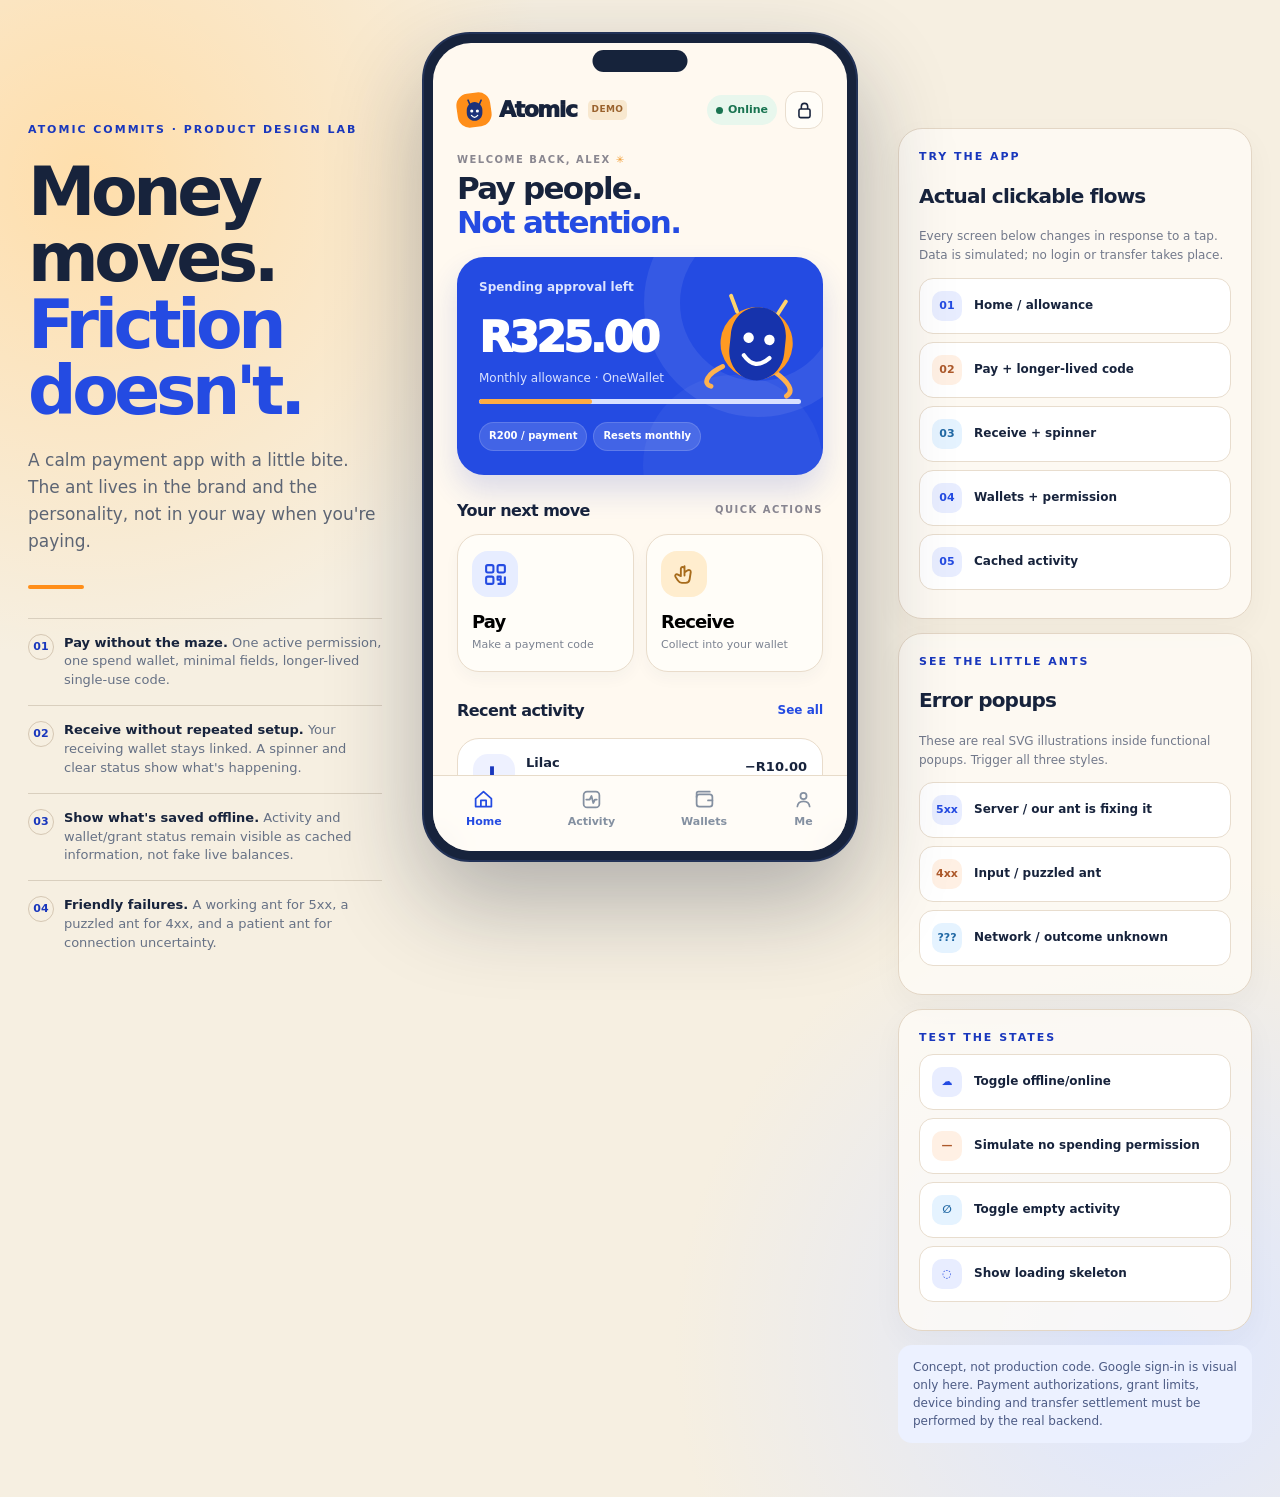
<file: docs/atomic_commits_v10_interactive.html>
<!doctype html>
<html lang="en">
<head>
  <meta charset="utf-8"/>
  <meta name="viewport" content="width=device-width, initial-scale=1"/>
  <meta name="theme-color" content="#F6EFE1"/>
  <meta name="description" content="Atomic Commits interactive V10 UI concept — product prototype only."/>
  <title>Atomic — Interactive UI Concept V10</title>
  <link rel="icon" type="image/svg+xml" href="data:image/svg+xml,%3Csvg%20xmlns%3D%22http%3A%2F%2Fwww.w3.org%2F2000%2Fsvg%22%20viewBox%3D%220%200%2064%2064%22%3E%3Ccircle%20cx%3D%2232%22%20cy%3D%2232%22%20r%3D%2230%22%20fill%3D%22%23EF702C%22%2F%3E%3Cg%20transform%3D%22rotate(-8%2032%2032)%22%3E%3Cpath%20d%3D%22M24%2025%2018%2014M40%2025%2046%2014%22%20fill%3D%22none%22%20stroke%3D%22%23102B62%22%20stroke-width%3D%224.2%22%20stroke-linecap%3D%22round%22%2F%3E%3Ccircle%20cx%3D%2217%22%20cy%3D%2213%22%20r%3D%223%22%20fill%3D%22%23102B62%22%2F%3E%3Ccircle%20cx%3D%2247%22%20cy%3D%2213%22%20r%3D%223%22%20fill%3D%22%23102B62%22%2F%3E%3Cpath%20d%3D%22M13%2038c0-13%208-21%2019-21s19%208%2019%2021c0%2012-8%2018-19%2018s-19-6-19-18Z%22%20fill%3D%22%23123F96%22%2F%3E%3Cellipse%20cx%3D%2225%22%20cy%3D%2236%22%20rx%3D%223.8%22%20ry%3D%225%22%20fill%3D%22%23FFF8E9%22%2F%3E%3Cellipse%20cx%3D%2239%22%20cy%3D%2236%22%20rx%3D%223.8%22%20ry%3D%225%22%20fill%3D%22%23FFF8E9%22%2F%3E%3Cpath%20d%3D%22M27%2046q5%204%2010-1%22%20fill%3D%22none%22%20stroke%3D%22%23FFF8E9%22%20stroke-width%3D%222.8%22%20stroke-linecap%3D%22round%22%2F%3E%3C%2Fg%3E%3C%2Fsvg%3E"/>
  <style>
    :root{--cream:#F6EFE1;--cream2:#FFF9F0;--paper:#FFFCF7;--navy:#17233C;--muted:#7C8391;--cobalt:#244BE2;--deep:#1937BD;--orange:#FF8E19;--softorange:#FFF0D8;--border:#E9DECF;--green:#13845E;--red:#B94442;--shadow:0 26px 68px rgba(25,37,65,.16);--ease:cubic-bezier(.2,.8,.2,1)}
    *{box-sizing:border-box}html,body{margin:0;min-height:100%;background:var(--cream);color:var(--navy)}body{font:15px/1.45 Inter,ui-sans-serif,system-ui,-apple-system,Segoe UI,Roboto,Arial,sans-serif;background:radial-gradient(circle at 7% 12%,#FFDEAB 0,transparent 27%),radial-gradient(circle at 90% 90%,#DDE6FF 0,transparent 27%),var(--cream)}button,input,select{font:inherit}button{cursor:pointer}button:focus-visible,input:focus-visible,select:focus-visible{outline:3px solid #93A9FF;outline-offset:3px}input,select{color:var(--navy)}
    .display{max-width:1390px;margin:auto;padding:32px 28px 54px;display:grid;grid-template-columns:minmax(240px,1fr) 436px minmax(250px,1fr);gap:40px;align-items:start}.prelude{padding:90px 0 20px}.eyebrow{color:var(--deep);text-transform:uppercase;font-size:11px;font-weight:900;letter-spacing:.18em}.prelude h1{font-size:clamp(45px,5.3vw,72px);line-height:.98;letter-spacing:-.065em;margin:21px 0 22px;max-width:580px}.prelude h1 span{color:var(--cobalt)}.prelude p{font-size:17px;color:#5D6574;max-width:350px;line-height:1.6}.prelude .line{width:56px;height:4px;background:var(--orange);border-radius:9px;margin:29px 0}.note{display:flex;gap:10px;align-items:flex-start;border-top:1px solid #D9CFBE;padding:15px 0;font-size:13px;color:#667185}.note strong{color:var(--navy)}.number{flex:0 0 26px;height:26px;border:1px solid #D5C7B3;border-radius:50%;display:grid;place-items:center;font-weight:850;font-size:11px;color:var(--deep)}
    .phone-outer{position:relative;margin:0 auto;width:436px;border-radius:48px;padding:9px;background:#17233C;box-shadow:0 40px 94px rgba(21,32,51,.31);border:2px solid #223257}.phone-outer:before{content:"";position:absolute;z-index:3;left:50%;top:16px;transform:translateX(-50%);width:95px;height:22px;border-radius:14px;background:#16233b}.phone{background:var(--cream2);border-radius:38px;min-height:800px;height:808px;overflow:hidden;position:relative;display:flex;flex-direction:column}.viewport{flex:1;overflow:auto;scrollbar-width:none;padding:46px 24px 20px}.viewport::-webkit-scrollbar{display:none}.bottomnav{display:flex;justify-content:space-around;align-items:center;flex:0 0 76px;border-top:1px solid #E7DBC9;background:rgba(255,252,247,.95);backdrop-filter:blur(12px);padding-bottom:8px}.bottomnav button{display:flex;flex-direction:column;gap:4px;align-items:center;justify-content:center;border:0;background:transparent;color:#8490A1;font-size:11px;font-weight:700;padding:10px 15px;border-radius:18px}.bottomnav button.active{color:var(--cobalt)}.bottomnav svg{width:21px;height:21px;stroke-width:2.2}.hide{display:none!important}
    .app-header{display:flex;align-items:center;justify-content:space-between;margin:2px 0 24px}.brand{display:flex;align-items:center;gap:8px;font-size:22px;font-weight:940;letter-spacing:-.065em}.mark{width:34px;height:34px;background:var(--orange);border-radius:12px;display:grid;place-items:center;transform:rotate(-8deg)}.mark svg{width:25px;height:25px;transform:rotate(8deg)}.head-right{display:flex;align-items:center;gap:8px}.mini-icon{border:1px solid var(--border);background:#FFFDF8;border-radius:13px;width:38px;height:38px;display:grid;place-items:center;color:var(--navy)}.mini-icon svg{width:19px;height:19px}.connection{display:inline-flex;align-items:center;gap:5px;background:#E8F7ED;color:#197451;border-radius:999px;padding:7px 9px;font-size:11px;font-weight:800}.connection.offline{color:#8A6531;background:#FFEDCB}.connection:before{content:"";width:7px;height:7px;border-radius:50%;background:currentColor}
    .tinycaps{font-size:10px;text-transform:uppercase;letter-spacing:.15em;font-weight:900;color:#8A8790}.greeting{font-size:31px;letter-spacing:-.055em;line-height:1.12;font-weight:890;margin:3px 0 17px}.greeting i{font-style:normal;color:var(--cobalt)}.muted{color:#72798A}.small{font-size:12px}.line-title{font-size:12px;letter-spacing:.04em;font-weight:800}.hero{background:var(--cobalt);color:white;border-radius:27px;position:relative;overflow:hidden;min-height:218px;padding:22px 22px 20px;box-shadow:0 16px 30px rgba(28,65,191,.16)}.hero .blob{position:absolute;right:-49px;top:-68px;width:228px;height:228px;border:36px solid rgba(255,255,255,.08);border-radius:50%}.hero .orb{position:absolute;right:0;bottom:-80px;width:180px;height:180px;border-radius:50%;background:rgba(255,255,255,.045)}.hero .value{font-size:43px;font-weight:930;letter-spacing:-.07em;margin:10px 0 1px}.hero .caption{font-size:12px;color:#D8E1FF}.hero .labels{display:flex;gap:6px;margin-top:18px;flex-wrap:wrap}.hero .label{background:rgba(255,255,255,.14);border:1px solid rgba(255,255,255,.15);padding:6px 9px;border-radius:999px;font-size:10px;font-weight:770}.hero-ant{position:absolute;width:95px;height:113px;right:21px;top:32px;transform:rotate(6deg)}.progress-track{height:5px;width:100%;background:#D8E0FF;border-radius:10px;overflow:hidden;margin-top:12px}.progress-track>span{display:block;width:35%;height:100%;background:#FFAC43;border-radius:10px}.section-row{display:flex;justify-content:space-between;align-items:center;margin:24px 0 12px}.section-row h3{margin:0;font-size:16px;letter-spacing:-.035em}.linkbtn{color:var(--cobalt);font-size:12px;font-weight:850;background:none;border:none;padding:6px 0}.actiongrid{display:grid;grid-template-columns:1fr 1fr;gap:12px}.actioncard{background:#FFFDF8;border:1px solid #E9DCCB;border-radius:22px;padding:16px 14px;display:flex;flex-direction:column;align-items:flex-start;gap:12px;min-height:138px;text-align:left;box-shadow:0 7px 15px rgba(24,45,77,.035)}.actioncard .iconbox{width:46px;height:46px;border-radius:16px;background:#E7EDFF;color:var(--cobalt);display:grid;place-items:center}.actioncard.orange .iconbox{background:#FFEDCE;color:#A76B1B}.actioncard .iconbox svg{width:25px;height:25px}.actioncard strong{font-size:18px;letter-spacing:-.05em}.actioncard small{font-size:11px;color:var(--muted);margin-top:-10px}.listcard{background:white;border:1px solid #E9DCCB;border-radius:22px;overflow:hidden}.tx{display:flex;align-items:center;gap:11px;padding:15px 15px;border-bottom:1px solid #F1E9DE}.tx:last-child{border-bottom:0}.txicon{display:grid;place-items:center;flex:0 0 42px;height:42px;background:#EEF1FF;color:var(--deep);border-radius:15px;font-weight:950;font-size:17px}.txicon.receive{background:#FFF0D9;color:#AA6B25}.txinfo{flex:1;min-width:0}.txinfo strong{display:block;font-size:13px}.txinfo small{font-size:11px;color:var(--muted)}.txamt{text-align:right;font-size:13px;font-weight:900}.txamt small{display:block;font-size:10px;color:var(--green);font-weight:750}.offlinenote{display:flex;gap:7px;align-items:flex-start;background:#FFF0D3;border:1px solid #F7DFB4;color:#8A5B23;border-radius:15px;padding:10px 12px;font-size:11px;line-height:1.35;margin-top:12px}
    .screen-head{margin:0 0 26px}.screen-head h2{margin:7px 0 6px;font-size:35px;letter-spacing:-.065em;line-height:1.05}.screen-head p{color:var(--muted);margin:0;font-size:13px;line-height:1.5}.field{display:flex;flex-direction:column;gap:8px;margin:17px 0}.field label{font-size:12px;font-weight:850;color:#5B6071}.field input,.field select{width:100%;padding:16px 16px;border-radius:17px;border:1px solid #E4D7C7;background:white;outline:none;min-height:56px;font-size:16px;font-weight:700}.field .amount{font-size:29px;letter-spacing:-.04em;min-height:68px}.seg{display:flex;gap:7px}.seg button{flex:1;background:#FFFDF9;color:#657184;border:1px solid #E7DDCF;padding:12px 6px;border-radius:14px;font-size:12px;font-weight:800}.seg button.selected{background:var(--cobalt);color:white;border-color:var(--cobalt)}.primary{background:var(--cobalt);color:white;font-size:15px;font-weight:900;border:0;padding:15px 20px;border-radius:17px;min-height:55px;display:flex;align-items:center;justify-content:center;gap:10px;box-shadow:0 12px 22px rgba(35,70,185,.17)}.primary:disabled{opacity:.5;cursor:default}.ghost{border:1px solid #E7DDCE;background:#FFFDF8;padding:13px 16px;font-weight:850;border-radius:15px;color:var(--navy)}.flex{display:flex;gap:9px}.flex>*{flex:1}.footdesc{font-size:11px;color:#8790A0;text-align:center;line-height:1.55;margin:12px 0}.inline-status{display:flex;align-items:center;gap:8px;color:var(--green);font-size:12px;font-weight:850}.inline-status .check{width:17px;height:17px;border-radius:50%;background:#DCF5E7;display:grid;place-items:center}.hint{background:#FFF3DF;border:1px solid #F2DCB6;border-radius:16px;padding:12px;font-size:12px;color:#795E39;display:flex;gap:9px;align-items:flex-start;margin-top:12px}.spinner{width:19px;height:19px;display:inline-block;flex:0 0 19px;border:2px solid rgba(255,255,255,.28);border-top-color:white;border-radius:50%;animation:rotate .75s linear infinite}.spinner.dark{border-color:#C6D0FF;border-top-color:var(--cobalt)}@keyframes rotate{to{transform:rotate(360deg)}}.code-stage{padding:15px;background:white;border:1px solid var(--border);border-radius:21px;text-align:center;margin:16px 0}.qr{display:inline-block;width:174px;height:174px;padding:10px;border:6px solid var(--navy);border-radius:14px;background:repeating-linear-gradient(0deg,#fff 0 6px,#17233C 6px 11px,#fff 11px 16px),repeating-linear-gradient(90deg,transparent 0 8px,rgba(23,35,60,.3) 8px 11px);background-blend-mode:difference;position:relative}.qr:after{content:"A";font-weight:950;position:absolute;left:53px;top:58px;background:var(--orange);border:6px solid white;border-radius:14px;width:47px;height:47px;display:grid;place-items:center;font-size:24px;color:var(--blue)}.mono{font-family:ui-monospace,SFMono-Regular,Consolas,monospace;letter-spacing:.05em;font-weight:920}.receipt{padding:24px 18px;background:white;border:1px solid #E8DFD3;border-radius:22px;text-align:center;margin-top:18px}.receipt .seal{width:64px;height:64px;background:#DFF7E9;border-radius:21px;margin:auto auto 15px;display:grid;place-items:center;color:#148250}.receipt h3{margin:0 0 6px;font-size:25px;letter-spacing:-.055em}.receipt .amountbig{font-size:42px;font-weight:930;letter-spacing:-.06em;margin:13px 0}.receipt small{font-size:12px;color:#7D8695}.detailrow{display:flex;align-items:center;justify-content:space-between;gap:8px;padding:10px 0;border-bottom:1px solid #EEE7DD;font-size:12px}.detailrow:last-child{border-bottom:0}.detailrow span{color:var(--muted)}.detailrow strong{text-align:right}.listrow{display:flex;align-items:center;gap:11px;padding:16px;background:white;border:1px solid var(--border);border-radius:19px;margin:11px 0}.listrow .walleticon{width:45px;height:45px;border-radius:16px;background:#ECF0FF;color:var(--cobalt);display:grid;place-items:center;font-weight:900}.listrow .walletinfo{flex:1}.listrow .walletinfo strong{display:block;font-size:14px}.listrow .walletinfo small{font-size:11px;color:var(--muted)}.pill{font-size:10px;font-weight:850;padding:6px 9px;border-radius:999px;color:var(--green);background:#E6F7EC}.toggle{display:flex;align-items:center;justify-content:space-between;padding:16px 0;border-bottom:1px solid #ECE2D6;font-weight:800}.toggle span{display:block;font-size:12px;color:var(--muted);font-weight:500}.switch{width:43px;height:25px;border-radius:30px;background:#D4D8E2;border:0;position:relative;flex:0 0 43px}.switch:after{content:"";width:19px;height:19px;position:absolute;left:3px;top:3px;border-radius:50%;background:#fff;transition:transform .15s}.switch.on{background:var(--cobalt)}.switch.on:after{transform:translateX(18px)}
    .empty{text-align:center;padding:35px 12px;color:#7A8090}.empty .ant-wrap{height:136px;margin-bottom:6px}.empty h3{margin:0;font-size:23px;letter-spacing:-.04em;color:var(--navy)}.empty p{font-size:12px;line-height:1.6}.right-rail{padding-top:96px}.right-rail h2{font-size:20px;letter-spacing:-.04em}.sidecard{background:rgba(255,253,248,.77);border:1px solid #E3D6C5;border-radius:24px;padding:20px;margin-bottom:14px;box-shadow:0 10px 30px rgba(44,40,48,.04)}.sidecard p{color:#72798B;font-size:12px;line-height:1.6}.toolbtn{display:flex;gap:12px;align-items:center;width:100%;border:1px solid #E8DDCE;border-radius:14px;padding:12px;background:white;text-align:left;color:var(--navy);font-weight:800;font-size:12px;margin:8px 0}.toolbtn .bullet{display:grid;place-items:center;width:30px;height:30px;border-radius:10px;background:#E8EDFF;color:var(--cobalt);font-size:11px;font-weight:900}.toolbtn:nth-of-type(2) .bullet{background:#FFF0E4;color:#AD592B}.toolbtn:nth-of-type(3) .bullet{background:#E5F3FF;color:#2269A5}.plainlink{color:var(--cobalt);font-weight:850;text-decoration:none;font-size:12px}.legend{padding:13px 15px;border-radius:14px;background:#ECF1FF;color:#4C5B85;font-size:12px;line-height:1.5}
    .shade{position:absolute;z-index:18;inset:0;background:rgba(18,29,49,.43);backdrop-filter:blur(6px);display:flex;align-items:center;justify-content:center;padding:22px;animation:fade .2s ease}@keyframes fade{from{opacity:0}to{opacity:1}}.modal{background:var(--paper);border-radius:27px;padding:25px 22px;width:100%;box-shadow:0 24px 70px rgba(15,27,47,.2);max-height:89%;overflow-y:auto;animation:rise .25s var(--ease)}@keyframes rise{from{transform:translateY(12px);opacity:.7}to{transform:translateY(0);opacity:1}}.modal h2{font-size:25px;line-height:1.13;letter-spacing:-.055em;margin:4px 0 10px}.modal p{font-size:13px;color:#737C8A;line-height:1.55}.modal .close{float:right;background:#F4EFE7;color:#646D7C;border:0;width:34px;height:34px;border-radius:12px;display:grid;place-items:center}.modal .close svg{width:18px;height:18px}.error-ant{height:148px;display:grid;place-items:center}.error-ant svg{width:180px;height:143px}.error-type{display:inline-block;padding:6px 9px;border-radius:10px;background:#EAF0FF;color:var(--deep);font-size:10px;letter-spacing:.12em;font-weight:900}.status-strip{display:flex;align-items:center;gap:9px;font-size:11px;color:#768092;padding:10px;background:#F4F5F7;border-radius:13px;margin:16px 0}.status-strip svg{width:18px;height:18px;flex:0 0 18px}.loadingoverlay{position:absolute;z-index:15;inset:0;background:rgba(255,250,241,.93);display:flex;align-items:center;justify-content:center;flex-direction:column;gap:15px;text-align:center;padding:24px}.loadingoverlay .spinner{width:30px;height:30px;border-width:3px}.loadingoverlay strong{font-size:23px}.loadingoverlay p{font-size:12px;color:#7E8795;max-width:260px}
    .auth-hero{text-align:center;padding:12px 4px 17px}.auth-hero .bigmark{width:80px;height:80px;background:var(--orange);border-radius:29px;display:grid;place-items:center;margin:0 auto 20px;transform:rotate(-8deg)}.auth-hero .bigmark svg{width:61px;height:61px;transform:rotate(8deg)}.auth-hero h2{font-size:39px;letter-spacing:-.07em;line-height:1.06;margin:0 0 9px}.auth-hero p{color:#7A8393;font-size:13px}.google{display:flex;align-items:center;justify-content:center;gap:12px;background:white;border:1px solid var(--border);border-radius:17px;padding:15px;font-weight:850;width:100%}.google svg{width:20px;height:20px}.divider{height:1px;background:#E8DDCE;margin:19px 0;position:relative}.divider:after{content:"or continue with email";position:absolute;left:50%;top:50%;transform:translate(-50%,-50%);background:var(--cream2);padding:0 10px;color:#8590A0;font-size:11px;white-space:nowrap}.skeleton{background:linear-gradient(95deg,#EDF0F5 22%,#F9FBFF 39%,#EDF0F5 64%);background-size:350% 100%;animation:shimmer 1.2s linear infinite;border-radius:12px}@keyframes shimmer{to{background-position:-350% 0}}.skeleton.a{height:21px;width:62%;margin-bottom:18px}.skeleton.b{height:138px;margin:13px 0}.skeleton.c{height:56px;margin-bottom:13px}
    @media(max-width:1100px){.display{grid-template-columns:1fr 436px;gap:24px}.right-rail{grid-column:1/-1;padding-top:0;display:grid;grid-template-columns:repeat(2,1fr);gap:14px}.right-rail .sidecard{margin:0}}
    @media(max-width:760px){body{background:var(--cream)}.display{padding:0;display:block}.prelude,.right-rail{display:none}.phone-outer{border:0;border-radius:0;padding:0;width:100%;box-shadow:none;background:transparent}.phone-outer:before{display:none}.phone{height:100dvh;min-height:600px;border-radius:0}.viewport{padding-top:22px}.bottomnav{flex-basis:79px}}
  </style>
</head>
<body>
  <svg xmlns="http://www.w3.org/2000/svg" style="position:absolute;width:0;height:0;overflow:hidden" aria-hidden="true">
    <symbol id="ant-face" viewBox="0 0 80 80"><path d="M26 23 19 7M54 23 61 7" stroke="#1D327A" stroke-width="5" stroke-linecap="round" fill="none"/><path d="M15 39c0-14 11-26 25-26s25 12 25 26v9c0 14-11 25-25 25S15 62 15 48Z" fill="#1D327A"/><circle cx="31" cy="42" r="5" fill="white"/><circle cx="49" cy="42" r="5" fill="white"/><path d="M30 56q10 12 20 0" fill="none" stroke="white" stroke-width="4" stroke-linecap="round"/></symbol>
    <symbol id="icon-home" viewBox="0 0 24 24"><path d="m3 11 9-8 9 8v9H3zM9 20v-7h6v7" fill="none" stroke="currentColor" stroke-width="2" stroke-linecap="round" stroke-linejoin="round"/></symbol>
    <symbol id="icon-activity" viewBox="0 0 24 24"><rect x="3" y="3" width="18" height="18" rx="4" stroke="currentColor" stroke-width="2" fill="none"/><path d="M6 12h4l2-4 2 8 2-4h2" stroke="currentColor" stroke-width="2" fill="none" stroke-linecap="round" stroke-linejoin="round"/></symbol>
    <symbol id="icon-wallet" viewBox="0 0 24 24"><rect x="3" y="6" width="18" height="14" rx="3" stroke="currentColor" stroke-width="2" fill="none"/><path d="M3 9V5a2 2 0 0 1 2-2h13M16 13h5" stroke="currentColor" stroke-width="2" stroke-linecap="round" fill="none"/></symbol>
    <symbol id="icon-profile" viewBox="0 0 24 24"><circle cx="12" cy="8" r="3.5" fill="none" stroke="currentColor" stroke-width="2"/><path d="M5 20c.4-4 3-6 7-6s6.6 2 7 6" fill="none" stroke="currentColor" stroke-width="2" stroke-linecap="round"/></symbol>
    <symbol id="icon-code" viewBox="0 0 24 24"><rect x="3" y="3" width="7" height="7" rx="1.5" fill="none" stroke="currentColor" stroke-width="2"/><rect x="14" y="3" width="7" height="7" rx="1.5" fill="none" stroke="currentColor" stroke-width="2"/><rect x="3" y="14" width="7" height="7" rx="1.5" fill="none" stroke="currentColor" stroke-width="2"/><path d="M14 14h3v3h-3zm7 0v7h-7m3-3v3" fill="none" stroke="currentColor" stroke-width="2" stroke-linejoin="round"/></symbol>
    <symbol id="icon-hand" viewBox="0 0 24 24"><path d="M12 4v9m0-3 3-2c1.8-.8 3 .1 3 1.6l-1.1 7.2c-.3 2-1.9 3.2-3.8 3.2H9.5c-1.7 0-3-1-4-2.5l-2.2-3.3c-.8-1.2.5-3 1.9-2.4l3.3 1.7V6.2a1.8 1.8 0 0 1 3.5 0" fill="none" stroke="currentColor" stroke-width="1.8" stroke-linejoin="round" stroke-linecap="round"/></symbol>
    <symbol id="icon-close" viewBox="0 0 24 24"><path d="M5 5l14 14M19 5 5 19" fill="none" stroke="currentColor" stroke-width="2" stroke-linecap="round"/></symbol>
    <symbol id="icon-lock" viewBox="0 0 24 24"><rect x="5" y="10" width="14" height="11" rx="2" fill="none" stroke="currentColor" stroke-width="2"/><path d="M8 10V7a4 4 0 0 1 8 0v3" fill="none" stroke="currentColor" stroke-width="2"/></symbol>
    <symbol id="icon-spark" viewBox="0 0 24 24"><path d="m12 2 2.2 7.8L22 12l-7.8 2.2L12 22l-2.2-7.8L2 12l7.8-2.2z" fill="none" stroke="currentColor" stroke-width="2" stroke-linejoin="round"/></symbol>
  </svg>
  <div class="display">
    <section class="prelude" aria-label="Concept overview">
      <div class="eyebrow">Atomic commits · Product design lab</div>
      <h1>Money moves.<br/><span>Friction doesn't.</span></h1>
      <p>A calm payment app with a little bite. The ant lives in the brand and the personality, not in your way when you're paying.</p>
      <div class="line"></div>
      <div class="note"><span class="number">01</span><div><strong>Pay without the maze.</strong> One active permission, one spend wallet, minimal fields, longer-lived single-use code.</div></div>
      <div class="note"><span class="number">02</span><div><strong>Receive without repeated setup.</strong> Your receiving wallet stays linked. A spinner and clear status show what's happening.</div></div>
      <div class="note"><span class="number">03</span><div><strong>Show what's saved offline.</strong> Activity and wallet/grant status remain visible as cached information, not fake live balances.</div></div>
      <div class="note"><span class="number">04</span><div><strong>Friendly failures.</strong> A working ant for 5xx, a puzzled ant for 4xx, and a patient ant for connection uncertainty.</div></div>
    </section>

    <main class="phone-outer" aria-label="Atomic interactive phone prototype">
      <div class="phone" id="phone">
        <section class="viewport" id="viewport">
          <div id="view"></div>
        </section>
        <nav id="bottomnav" class="bottomnav" aria-label="Main navigation"></nav>
        <div id="overlay"></div>
      </div>
    </main>

    <aside class="right-rail">
      <div class="sidecard">
        <div class="eyebrow">Try the app</div><h2>Actual clickable flows</h2>
        <p>Every screen below changes in response to a tap. Data is simulated; no login or transfer takes place.</p>
        <button class="toolbtn" onclick="jump('home')"><span class="bullet">01</span>Home / allowance</button>
        <button class="toolbtn" onclick="jump('pay')"><span class="bullet">02</span>Pay + longer-lived code</button>
        <button class="toolbtn" onclick="jump('receive')"><span class="bullet">03</span>Receive + spinner</button>
        <button class="toolbtn" onclick="jump('wallets')"><span class="bullet">04</span>Wallets + permission</button>
        <button class="toolbtn" onclick="jump('activity')"><span class="bullet">05</span>Cached activity</button>
      </div>
      <div class="sidecard">
        <div class="eyebrow">See the little ants</div><h2>Error popups</h2>
        <p>These are real SVG illustrations inside functional popups. Trigger all three styles.</p>
        <button class="toolbtn" onclick="showError('server')"><span class="bullet">5xx</span>Server / our ant is fixing it</button>
        <button class="toolbtn" onclick="showError('client')"><span class="bullet">4xx</span>Input / puzzled ant</button>
        <button class="toolbtn" onclick="showError('network')"><span class="bullet">???</span>Network / outcome unknown</button>
      </div>
      <div class="sidecard">
        <div class="eyebrow">Test the states</div>
        <button class="toolbtn" onclick="toggleOnline()"><span class="bullet">☁</span>Toggle offline/online</button>
        <button class="toolbtn" onclick="clearGrant()"><span class="bullet">—</span>Simulate no spending permission</button>
        <button class="toolbtn" onclick="toggleActivityEmpty()"><span class="bullet">∅</span>Toggle empty activity</button>
        <button class="toolbtn" onclick="demoLoading()"><span class="bullet">◌</span>Show loading skeleton</button>
      </div>
      <div class="legend">Concept, not production code. Google sign-in is visual only here. Payment authorizations, grant limits, device binding and transfer settlement must be performed by the real backend.</div>
    </aside>
  </div>

<script>
const $=sel=>document.querySelector(sel);
const icon=(name,cls='')=>`<svg class="${cls}" viewBox="0 0 24 24" aria-hidden="true"><use href="#icon-${name}"></use></svg>`;
const money=(minor,code='ZAR')=>`${code==='EUR'?'€':'R'}${(minor/100).toFixed(2)}`;
const state={page:'home',online:true,grant:true,grantRemaining:32500,grantCap:50000,grantPerPayment:20000,codeSeconds:1800,code:null,codeAt:0,amount:'10.00',receiptAmount:'5.00',customerCode:'ATMC9-284193',receiving:true,empty:false,auth:false,locked:false,appLock:true,activity:[{id:1,party:'Lilac',direction:'sent',amount:1000,asset:'ZAR',time:'11:35',status:'Confirmed'},{id:2,party:'Kuda',direction:'received',amount:500,asset:'EUR',time:'11:32',status:'Confirmed'}],user:'Alex'};
let timer=null;
function antFace(){return `<span class="mark"><svg viewBox="0 0 80 80"><use href="#ant-face"></use></svg></span>`}
function header(){return `<div class="app-header"><div class="brand">${antFace()}Atomic<span style="font-size:9px;letter-spacing:.04em;background:#F8E8CF;border-radius:5px;padding:3px 4px;color:#9A622D;font-weight:900;margin-left:3px;vertical-align:middle">DEMO</span></div><div class="head-right"><span class="connection ${state.online?'':'offline'}">${state.online?'Online':'Offline'}</span><button class="mini-icon" aria-label="Lock app" onclick="lockApp()">${icon('lock')}</button></div></div>`}
function nav(){return [['home','home','Home'],['activity','activity','Activity'],['wallets','wallet','Wallets'],['profile','profile','Me']].map(([p,i,label])=>`<button class="${state.page===p?'active':''}" onclick="jump('${p}')">${icon(i)}<span>${label}</span></button>`).join('')}
function offlineNote(){return !state.online?`<div class="offlinenote">◌ &nbsp;You're offline. Last synced details are still available. New payments and live confirmation are paused.</div>`:''}
function txRows(){return state.activity.map(tx=>`<div class="tx"><div class="txicon ${tx.direction==='received'?'receive':''}">${tx.party.slice(0,1)}</div><div class="txinfo"><strong>${tx.party}</strong><small>${tx.direction==='sent'?'Sent':'Received'} · ${tx.time}</small></div><div class="txamt">${tx.direction==='sent'?'−':'+'}${money(tx.amount,tx.asset)}<small>${tx.status}</small></div></div>`).join('')}
function home(){return `${header()}<div class="tinycaps">WELCOME BACK, ${state.user.toUpperCase()} <span style="color:#F1992B">✳</span></div><div class="greeting">Pay people.<br/><i>Not attention.</i></div>
  <div class="hero"><div class="blob"></div><div class="orb"></div><div style="position:relative;z-index:2"><div style="font-size:12px;font-weight:800;color:#DCE4FF">Spending approval left</div><div class="value">${state.grant?money(state.grantRemaining):'Not set'}</div><div class="caption">${state.grant?'Monthly allowance · OneWallet':'Approve a permission to start paying'}</div><div class="progress-track"><span style="width:${state.grant?Math.max(0,(state.grantCap-state.grantRemaining)/state.grantCap*100):0}%"></span></div><div class="labels"><span class="label">${state.grant?'R200 / payment':'No active grant'}</span><span class="label">${state.grant?'Resets monthly':'Set up in Pay'}</span></div></div>
  <svg class="hero-ant" viewBox="0 0 100 115" aria-hidden="true"><path d="M19 83c-15 9-20 20-10 22M74 83c16 9 23 18 15 24" stroke="#FFB24F" stroke-width="5" stroke-linecap="round" fill="none"/><circle cx="52" cy="55" r="38" fill="#FF9A22"/><path d="M28 24 20 8M70 24 78 8" stroke="#FFD46D" stroke-width="4" stroke-linecap="round"/><path d="M24 48c0-18 12-31 29-31s29 13 29 31v15c0 16-12 31-29 31S24 79 24 63Z" fill="#1633AC"/><circle cx="43" cy="50" r="5.5" fill="white"/><circle cx="65" cy="50" r="5.5" fill="white"/><path d="M40 69q13 15 27 0" fill="none" stroke="white" stroke-width="4.5" stroke-linecap="round"/></svg></div>
  <div class="section-row"><h3>Your next move</h3><span class="tinycaps">QUICK ACTIONS</span></div><div class="actiongrid"><button class="actioncard" onclick="jump('pay')"><span class="iconbox">${icon('code')}</span><strong>Pay</strong><small>Make a payment code</small></button><button class="actioncard orange" onclick="jump('receive')"><span class="iconbox">${icon('hand')}</span><strong>Receive</strong><small>Collect into your wallet</small></button></div>
  <div class="section-row"><h3>Recent activity</h3><button class="linkbtn" onclick="jump('activity')">See all</button></div><div class="listcard">${state.activity.length&&!state.empty?txRows():`<div class="empty"><h3>Nothing here. Yet.</h3><p>You're one payment away.</p></div>`}</div>${offlineNote()}`}
function pay(){return `${header()}<div class="screen-head"><div class="tinycaps">PAY FROM A WALLET</div><h2>Just the essentials.</h2><p>No fuss. Decide the amount, pick a wallet and create a code.</p></div>
 <div class="inline-status"><span class="check">✓</span>${state.grant?'Spending permission active':'Spending permission needed'}</div>
 <div class="field"><label for="payAmount">Amount in ZAR</label><input class="amount" id="payAmount" inputmode="decimal" value="${state.amount}" oninput="state.amount=this.value"/></div>
 <div class="field"><label for="payWallet">Spend from</label><select id="payWallet"><option>OneWallet · ZAR · default</option></select></div>
 <div class="field"><label>Code valid for</label><div class="seg">${[[30,'30 sec'],[120,'2 min'],[1800,'30 min']].map(([secs,label])=>`<button class="${state.codeSeconds===secs?'selected':''}" onclick="state.codeSeconds=${secs};render()">${label}</button>`).join('')}</div></div>
 <div style="margin-top:18px"><button class="primary" style="width:100%" onclick="createCode()">${icon('spark')} Create payment code</button></div>
 <div class="footdesc">A code is a payment authorization, not confirmation that money moved. One use only, bound to the exact amount in the production implementation.</div>
 ${state.grant?`<div class="listrow"><div class="walleticon" style="background:#DEF5EB;color:var(--green)">✓</div><div class="walletinfo"><strong>${money(state.grantRemaining)} allowance remaining</strong><small>Maximum ${money(state.grantPerPayment)} per payment</small></div><button class="linkbtn" onclick="showGrant()">Manage</button></div>`: `<div class="hint">Your Pay button can create a spending permission automatically if none exists.</div>`}
 ${offlineNote()}`}
function codePage(){if(!state.code)return pay();return `${header()}<div class="screen-head"><div class="tinycaps">READY TO PAY</div><h2>Show this code.</h2><p>One payment, one use. The recipient can scan it or type it in.</p></div><div class="code-stage"><div class="qr" role="img" aria-label="Decorative demo QR mockup; not a valid scannable payment QR"></div><div class="mono" style="font-size:23px;margin-top:15px">${state.code}</div><div class="muted small" id="codeTimer" style="margin-top:6px">Expires in ${codeDuration()}</div><div style="font-weight:900;font-size:35px;letter-spacing:-.04em;margin:14px 0 2px">R${Number(state.amount).toFixed(2)}</div><div class="muted small">OneWallet · Spending permission</div></div><div class="hint">Prototype QR is decorative. Actual payment credentials must come from the backend and be verifiable and amount-bound.</div><div class="flex" style="margin-top:15px"><button class="ghost" onclick="state.page='pay';state.code=null;render()">New code</button><button class="primary" onclick="jump('home')">Done</button></div>`}
function receive(){return `${header()}<div class="screen-head"><div class="tinycaps">RECEIVE A PAYMENT</div><h2>You're ready.</h2><p>Receiving wallet is linked. No setup again.</p></div><div class="listrow"><div class="walleticon">${icon('wallet')}</div><div class="walletinfo"><strong>Lilac wallet</strong><small>Connected · EUR · default receiving</small></div><span class="pill">Ready</span></div>
 <div class="field"><label for="receiveAmount">Purchase amount in EUR</label><input id="receiveAmount" class="amount" inputmode="decimal" value="${state.receiptAmount}" oninput="state.receiptAmount=this.value"/></div>
 <div class="field"><label for="receiveCode">Customer payment code</label><input id="receiveCode" class="mono" value="${state.customerCode}" oninput="state.customerCode=this.value.toUpperCase()" maxlength="32"/></div>
 <div class="flex" style="margin-top:17px"><button class="ghost" onclick="showToast('Scanner is a planned feature, not active in this prototype.')">Scan code</button><button class="primary" onclick="submitReceive()">Submit payment</button></div><div class="footdesc">You'll see submitting, processing and confirmed states without leaving this screen. Unknown outcomes are never silently retried.</div>${offlineNote()}`}
function activity(){return `${header()}<div class="screen-head"><div class="tinycaps">YOUR ACTIVITY</div><h2>The whole story.</h2><p>Sent, received and verified. No mystery amounts.</p></div>${offlineNote()}${state.activity.length&&!state.empty?`<div class="listcard">${txRows()}</div>`:`<div class="empty"><div class="ant-wrap">${emptyAnt()}</div><h3>Your story starts here.</h3><p>No payments yet. Once you send or receive, they'll show up here and stay readable offline from the last sync.</p><button class="primary" style="margin:22px auto" onclick="jump('pay')">Make your first payment</button></div>`}<button class="ghost" style="margin-top:16px;width:100%" onclick="syncActivity()">${state.online?'Refresh activity':'Show cached activity'}</button><div class="footdesc">Demo data is local to this preview. Real history must be account-scoped, cached per user, and clearly marked when stale.</div>`}
function wallets(){return `${header()}<div class="screen-head"><div class="tinycaps">YOUR WALLETS</div><h2>Connected. Simple.</h2><p>One place for spending and receiving wallets.</p></div>${offlineNote()}<div class="listrow"><div class="walleticon">1</div><div class="walletinfo"><strong>OneWallet</strong><small>Default for spending · ZAR</small></div><span class="pill">Linked</span></div><div class="listrow"><div class="walleticon" style="background:#FFF0DB;color:#C07824">2</div><div class="walletinfo"><strong>Lilac Wallet</strong><small>Default for receiving · EUR</small></div><span class="pill">Linked</span></div>
<div class="section-row"><h3>Spending permission</h3><button class="linkbtn" onclick="showGrant()">Manage</button></div><div class="listcard" style="padding:18px"><div class="inline-status"><span class="check">✓</span>${state.grant?'One permission active':'No active permission'}</div><div style="font-size:35px;font-weight:950;letter-spacing:-.06em;margin-top:12px">${state.grant?money(state.grantRemaining):'Not set'}</div><div class="muted small">${state.grant?'Remaining · monthly model · max R200/payment':'The next Pay flow will guide you through approval'}</div><div class="progress-track" style="background:#E6E9F8"><span style="background:var(--orange);width:${state.grant?35:0}%"></span></div></div><button class="ghost" style="margin-top:17px;width:100%" onclick="showToast('Add-wallet flow is a planned feature. Real wallet ownership must be verified.')">+ Add a wallet</button><div class="footdesc">Wallet and permission status shown here is last synced; offline isn't proof that the remote permission remains valid.</div>`}
function profile(){return `${header()}<div class="screen-head"><div class="tinycaps">YOUR ACCOUNT</div><h2>Peace of mind.</h2><p>Everything important, without 30 settings menus.</p></div><div class="listrow"><div class="walleticon" style="background:#FFECD1">${state.user[0]}</div><div class="walletinfo"><strong>${state.user} at Atomic</strong><small>Demo account · no credentials saved</small></div><span class="pill">Active</span></div><div class="toggle"><div>Biometric / passkey app lock<span>Protect payment access when supported</span></div><button class="switch ${state.appLock?'on':''}" aria-label="Toggle app lock" aria-pressed="${state.appLock}" onclick="state.appLock=!state.appLock;render()"></button></div><div class="toggle"><div>Offline readable history<span>Use the last verified sync</span></div><button class="switch on" aria-pressed="true" disabled aria-label="Offline cache setting"></button></div><div class="toggle"><div>Google sign-in<span>Required for the production app</span></div><button class="ghost" onclick="jump('auth')">Preview</button></div><button class="ghost" style="width:100%;margin-top:22px" onclick="lockApp()">Lock Atomic now</button><div class="footdesc">Native biometrics and WebAuthn/passkeys are security integrations; the preview only demonstrates the screen design.</div>`}
function auth(){return `<div class="auth-hero"><div class="bigmark"><svg viewBox="0 0 80 80"><use href="#ant-face"></use></svg></div><div class="eyebrow">HELLO FROM ATOMIC</div><h2>A little faster.<br/>A lot easier.</h2><p>Your money, your permission, your peace of mind.</p></div><button class="google" onclick="demoGoogle()"><svg viewBox="0 0 48 48"><path fill="#EA4335" d="M24 9.5c3.54 0 6.71 1.22 9.21 3.6l6.85-6.85C35.9 2.38 30.47 0 24 0 14.62 0 6.51 5.38 2.56 13.22l7.98 6.19C12.43 13.72 17.74 9.5 24 9.5z"/><path fill="#4285F4" d="M46.98 24.55c0-1.57-.15-3.09-.38-4.55H24v9.02h12.94c-.58 2.96-2.25 5.48-4.76 7.18l7.73 6.01C44.42 38.03 46.98 31.88 46.98 24.55z"/><path fill="#FBBC05" d="M10.53 28.59A14.34 14.34 0 0 1 9.75 24c0-1.61.28-3.17.76-4.59l-7.98-6.2A23.75 23.75 0 0 0 0 24c0 3.84.92 7.48 2.53 10.78l8-6.19z"/><path fill="#34A853" d="M24 48c6.48 0 11.92-2.13 15.89-5.8l-7.73-6.01c-2.14 1.44-4.88 2.31-8.16 2.31-6.25 0-11.57-4.22-13.47-9.91l-8 6.19C6.5 42.63 14.62 48 24 48z"/></svg>Continue with Google</button><div class="divider"></div><div class="field"><label>Email</label><input type="email" value="alex@example.com"/></div><div class="field"><label>Password</label><input type="password" value="AtomicDemo123"/></div><button class="primary" style="width:100%;margin-top:15px" onclick="jump('home')">Continue with email</button><p class="footdesc">Prototype only. A real Google flow must use secure browser / platform APIs, never an embedded OAuth user-agent.</p>`}
function emptyAnt(){return `<svg width="190" height="145" viewBox="0 0 190 145" aria-label="Ant waiting with a blank receipt"><ellipse cx="93" cy="128" rx="60" ry="9" fill="#E9DECF"/><path d="M70 95 49 120M108 95l21 25" stroke="#244BE2" stroke-width="8" stroke-linecap="round"/><circle cx="94" cy="67" r="49" fill="#FF8E19"/><path d="M66 31 59 12M120 31l6-19" stroke="#244BE2" stroke-width="5" stroke-linecap="round"/><rect x="61" y="33" width="68" height="74" rx="33" fill="#244BE2"/><circle cx="83" cy="65" r="6" fill="white"/><circle cx="106" cy="65" r="6" fill="white"/><path d="M82 85q13 15 26 0" fill="none" stroke="white" stroke-width="5" stroke-linecap="round"/><rect x="123" y="87" width="38" height="29" rx="6" fill="white" stroke="#E1D6C4" stroke-width="3"/><path d="M130 96h23M130 103h16" stroke="#244BE2" stroke-width="3" stroke-linecap="round"/></svg>`}
function render(){const page=state.page;const content=page==='home'?home():page==='pay'?pay():page==='code'?codePage():page==='receive'?receive():page==='activity'?activity():page==='wallets'?wallets():page==='profile'?profile():auth();$('#view').innerHTML=content;$('#bottomnav').innerHTML=page==='auth'?'':nav();$('#bottomnav').classList.toggle('hide',page==='auth');$('#viewport').scrollTop=0;updateCodeTimer();}
function jump(page){state.page=page;render()}
function toggleOnline(){state.online=!state.online;render();showToast(state.online?'Back online. You can refresh live status.':'Offline mode on. Showing last synced data.')}
function clearGrant(){state.grant=false;state.grantRemaining=0;state.code=null;jump('pay');showToast('Permission cleared in this demo. Tap Create payment code to see approval.')}
function toggleActivityEmpty(){state.empty=!state.empty;jump('activity')}
function demoLoading(){const o=$('#overlay');o.innerHTML=`<div class="loadingoverlay"><div class="spinner dark"></div><strong>Loading the colony.</strong><p>Your UI appears before session/network checks complete. This is a prototype of the loading shell.</p><div style="width:75%"><div class="skeleton a"></div><div class="skeleton b"></div><div class="skeleton c"></div></div></div>`;setTimeout(()=>o.innerHTML='',1300)}
function lockApp(){state.locked=true;$('#overlay').innerHTML=`<div class="shade"><div class="modal" style="text-align:center"><div class="error-ant">${emptyAnt()}</div><div class="tinycaps">ATOMIC IS LOCKED</div><h2>Only you from here.</h2><p>In production, unlock with supported biometrics, device credentials or a WebAuthn passkey. This preview uses a demo button.</p><button class="primary" style="width:100%;margin-top:18px" onclick="state.locked=false;closeModal()">${icon('lock')} Demo unlock</button></div></div>`}
function showToast(msg){const o=$('#overlay');if(o.innerHTML)return;const node=document.createElement('div');node.textContent=msg;node.style.cssText='position:absolute;bottom:92px;left:20px;right:20px;z-index:13;padding:15px 17px;border-radius:15px;background:#1B2946;color:#fff;font-size:12px;font-weight:700;box-shadow:0 12px 25px rgba(20,20,30,.22)';o.appendChild(node);setTimeout(()=>{node.remove()},2600)}
function closeModal(){if(state.locked)return;$('#overlay').innerHTML=''}
function showGrant(){const body=state.grant?`<div class="detailrow"><span>Remaining</span><strong>${money(state.grantRemaining)}</strong></div><div class="detailrow"><span>Monthly allowance</span><strong>R500.00</strong></div><div class="detailrow"><span>Per payment</span><strong>R200.00</strong></div><div class="detailrow"><span>Cycle</span><strong>Illustrative monthly</strong></div><button class="ghost" style="width:100%;margin-top:18px" onclick="state.grant=false;state.code=null;closeModal();render()">Simulate revoke permission</button>`:`<p>No active spending permission is attached to this demo account. Set limits and approve before paying.</p><div class="field"><label>Monthly allowance (ZAR)</label><input value="500.00" readonly/></div><div class="field"><label>Maximum per payment (ZAR)</label><input value="200.00" readonly/></div><button class="primary" style="width:100%;margin-top:14px" onclick="state.grant=true;state.grantRemaining=50000;closeModal();render();showToast('Demo permission added. In production, wallet owner consent and device enrollment are required.')">Simulate permission approval</button>`;showModal(`<div class="eyebrow">SPENDING CONTROL</div><h2>One active permission.</h2><p>Monthly permissions let you spend repeatedly without approving each purchase. The provider must actually support the chosen recurring terms.</p>${body}`)}
function showModal(inner){$('#overlay').innerHTML=`<div class="shade" onclick="if(event.target===this)closeModal()"><div class="modal"><button class="close" aria-label="Close" onclick="closeModal()">${icon('close')}</button>${inner}</div></div>`}
function createCode(){const v=Number(state.amount);if(!Number.isFinite(v)||v<=0){showError('client','Enter a positive amount before generating a code.');return}if(state.online===false){showError('network','Long-lived online code issuance cannot start offline. Existing offline credentials require an independently verified mechanism.');return}if(!state.grant){showGrant();return}if(v*100>state.grantPerPayment||v*100>state.grantRemaining){showError('client','The amount exceeds the current per-payment cap or remaining allowance.');return}demoWorking('Preparing your code','Checking the active permission and creating a demo credential.',()=>{state.code='ATMC9-284193';state.codeAt=Date.now();jump('code')})}
function codeDuration(){if(!state.codeAt)return '';const left=Math.max(0,state.codeSeconds-Math.floor((Date.now()-state.codeAt)/1000));const m=Math.floor(left/60),s=left%60;return `${m}:${String(s).padStart(2,'0')}`}
function updateCodeTimer(){if(state.page==='code'&&state.code){const el=$('#codeTimer');if(el)el.textContent='Expires in '+codeDuration()}}
setInterval(updateCodeTimer,1000)
function demoWorking(title,subtitle,cb){$('#overlay').innerHTML=`<div class="loadingoverlay"><div class="spinner dark"></div><strong>${title}</strong><p>${subtitle}</p></div>`;setTimeout(()=>{if($('#overlay').querySelector('.loadingoverlay'))$('#overlay').innerHTML='';cb?.()},1050)}
function submitReceive(){if(!state.online){showError('network','Payment settlement requires the server. Your last synced history is still readable.');return}const amt=Number(state.receiptAmount);if(!Number.isFinite(amt)||amt<=0||!state.customerCode.trim()){showError('client','Enter a positive amount and a customer payment code.');return}demoWorking('Submitting payment','Request sent. Waiting for the provider to confirm receipt.',()=>{demoWorking('Processing payment','Checking the provider result before displaying success.',()=>{state.activity.unshift({id:Date.now(),party:'Customer',direction:'received',amount:Math.round(amt*100),asset:'EUR',time:'Now',status:'Demo confirmed'});state.empty=false;showReceipt(amt)})})}
function showReceipt(amt){state.page='receipt';$('#view').innerHTML=`${header()}<div class="receipt"><div class="seal"><span style="font-size:30px">✓</span></div><div class="tinycaps">DEMO CONFIRMATION</div><h3>Payment received.</h3><div class="amountbig">€${amt.toFixed(2)}</div><small>This is a simulated receipt, not a real provider confirmation.</small><div class="detailrow" style="margin-top:22px"><span>Receiving wallet</span><strong>Lilac Wallet</strong></div><div class="detailrow"><span>Confirmation</span><strong>Demo only</strong></div><div class="detailrow"><span>Status</span><strong style="color:var(--green)">Simulated success</strong></div></div><div class="flex" style="margin-top:18px"><button class="ghost" onclick="jump('activity')">See activity</button><button class="primary" onclick="jump('receive')">Receive again</button></div>`;$('#bottomnav').classList.remove('hide')}
function syncActivity(){if(!state.online){showToast('Still offline. Cached records have not been refreshed.');return}demoWorking('Updating activity','Checking for new payments.',()=>{showToast('Up to date (simulated).')})}
function demoGoogle(){showModal(`<div class="eyebrow">GOOGLE AUTHENTICATION</div><h2>Google belongs here.</h2><p>Yes to Google authentication. In production, this button opens a secure supported browser or native platform flow and returns to Atomic after verified login. It must not run Google OAuth inside a prohibited embedded WebView.</p><button class="primary" style="width:100%" onclick="closeModal();jump('home')">Preview signed-in app</button>`)}
function errorAnt(kind){const worker=kind==='server',puzzled=kind==='client';return `<svg viewBox="0 0 200 154" xmlns="http://www.w3.org/2000/svg" role="img" aria-label="${worker?'Ant with repair wrench':puzzled?'Puzzled ant looking for missing detail':'Ant waiting near a connection symbol'}"><ellipse cx="97" cy="139" rx="67" ry="9" fill="#E7E1D8"/><path d="M64 107 40 130M133 107l22 24" stroke="#2244C9" stroke-width="8" stroke-linecap="round" fill="none"/><circle cx="97" cy="76" r="58" fill="#FF941D"/><path d="M68 31 57 8M125 31 135 8" fill="none" stroke="#244BE2" stroke-width="6" stroke-linecap="round"/><rect x="60" y="38" width="76" height="81" rx="35" fill="#244BE2"/><circle cx="84" cy="72" r="6" fill="white"/><circle cx="113" cy="72" r="6" fill="white"/>${puzzled?`<path d="M80 97q17-11 34 0" stroke="white" stroke-width="5" fill="none" stroke-linecap="round"/><path d="M150 40c0-14 18-15 18-2 0 11-11 9-11 18" fill="none" stroke="#244BE2" stroke-width="5" stroke-linecap="round"/><circle cx="157" cy="66" r="3" fill="#244BE2"/>`:worker?`<path d="M80 96q17 16 34 0" stroke="white" stroke-width="5" fill="none" stroke-linecap="round"/><g transform="rotate(-25 150 103)"><path d="M137 63q-15 6-7 23h9v35h20V86h9q9-17-7-23v13h-24z" fill="#A0ABB9" stroke="#47576C" stroke-width="3"/></g><path d="M130 111 142 97" stroke="#FF941D" stroke-width="8" stroke-linecap="round"/>`:`<path d="M81 98q16 12 31 0" stroke="white" stroke-width="5" fill="none" stroke-linecap="round"/><path d="M143 36q19-18 38 0M151 49q12-12 23 0" fill="none" stroke="#244BE2" stroke-width="4" stroke-linecap="round"/><circle cx="162" cy="60" r="4" fill="#244BE2"/>`}</svg>`}
function showError(kind,override){const cfg=kind==='server'?{label:'5XX · SERVER ISSUE',title:'Our ant is on it.',body:'Something went wrong on our side. We’re working on it. If this involved a payment, check its status before trying again.',cta:'Check activity',act:'activity'}:kind==='client'?{label:'4XX · CHECK THE DETAILS',title:'A little lost?',body:'We couldn’t use those details. It could be an expired code, invalid amount or missing record. Check the input and give it another go.',cta:'Got it',act:''}:{label:'NETWORK · STATUS UNKNOWN',title:'Still connecting the dots.',body:'We couldn’t confirm what happened. Don’t resubmit a payment blindly. Check activity or the original payment status first.',cta:'Check activity',act:'activity'};showModal(`<div class="error-ant">${errorAnt(kind)}</div><div class="error-type">${cfg.label}</div><h2 style="margin-top:13px">${cfg.title}</h2><p>${override||cfg.body}</p><div class="status-strip">${icon('lock')} Your payment status matters more than a cheerful message.</div><button class="primary" style="width:100%" onclick="closeModal();${cfg.act?`jump('${cfg.act}')`:''}">${cfg.cta}</button><button class="ghost" style="width:100%;margin-top:9px" onclick="closeModal()">Close</button>`)}
render();
</script>
</body>
</html>
</file>
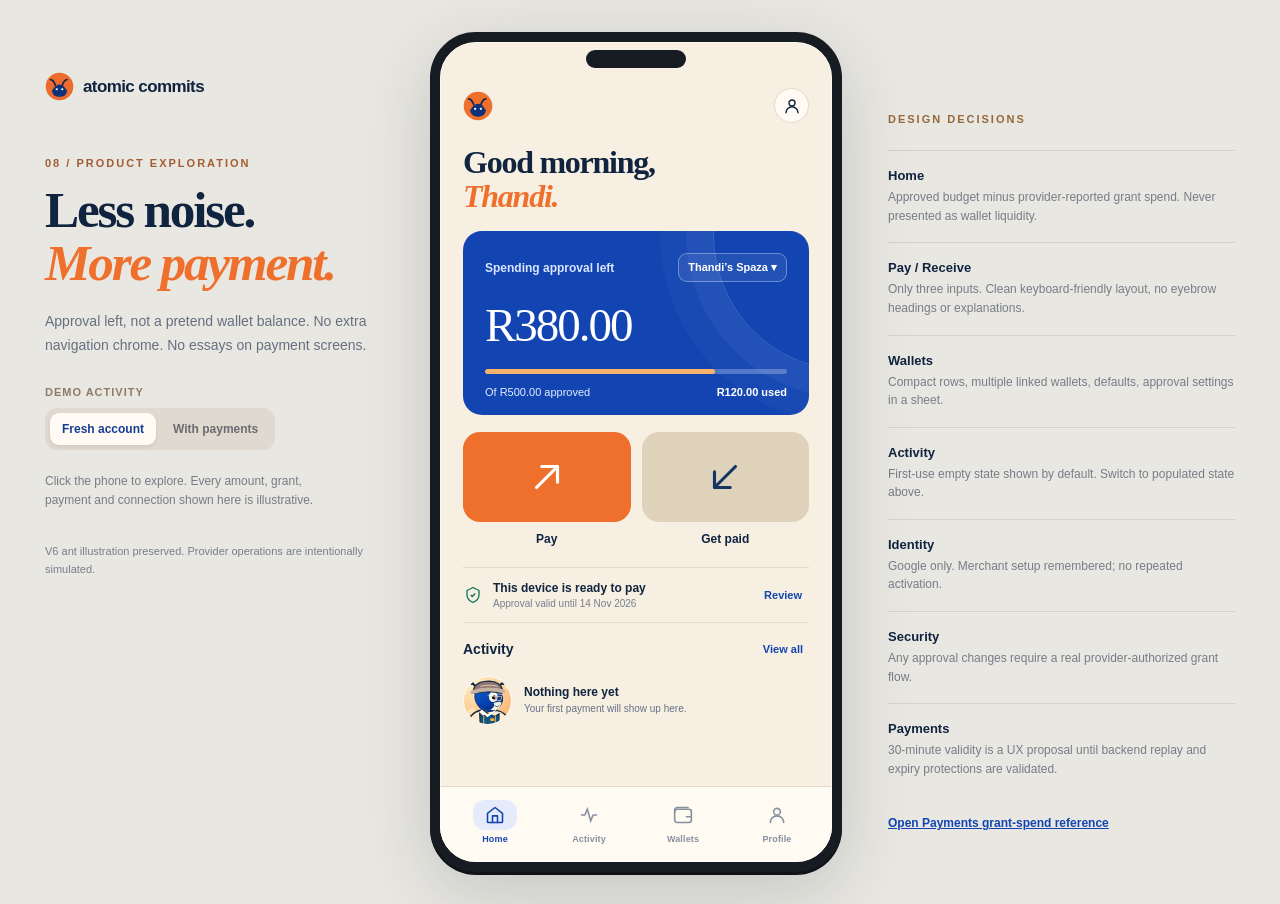
<file: docs/atomic_commits_v8.html>
<!DOCTYPE html>
<html lang="en">
<head>
<link rel="icon" type="image/svg+xml" href="data:image/svg+xml,%3Csvg%20xmlns%3D%22http%3A%2F%2Fwww.w3.org%2F2000%2Fsvg%22%20viewBox%3D%220%200%2064%2064%22%20role%3D%22img%22%20aria-label%3D%22Atomic%20Commits%20smiling%20ant%20icon%22%3E%0A%20%20%3Ccircle%20cx%3D%2232%22%20cy%3D%2232%22%20r%3D%2230%22%20fill%3D%22%23EF702C%22%2F%3E%0A%20%20%3Cg%20transform%3D%22rotate%28-8%2032%2032%29%22%3E%0A%20%20%20%20%3Cpath%20d%3D%22M24%2025%2018%2014M40%2025%2046%2014%22%20fill%3D%22none%22%20stroke%3D%22%23102B62%22%20stroke-width%3D%224.2%22%20stroke-linecap%3D%22round%22%2F%3E%0A%20%20%20%20%3Ccircle%20cx%3D%2217%22%20cy%3D%2213%22%20r%3D%223%22%20fill%3D%22%23102B62%22%2F%3E%0A%20%20%20%20%3Ccircle%20cx%3D%2247%22%20cy%3D%2213%22%20r%3D%223%22%20fill%3D%22%23102B62%22%2F%3E%0A%20%20%20%20%3Cpath%20d%3D%22M13%2038c0-13%208-21%2019-21s19%208%2019%2021c0%2012-8%2018-19%2018s-19-6-19-18Z%22%20fill%3D%22%23123F96%22%2F%3E%0A%20%20%20%20%3Cellipse%20cx%3D%2225%22%20cy%3D%2236%22%20rx%3D%223.8%22%20ry%3D%225%22%20fill%3D%22%23FFF8E9%22%2F%3E%0A%20%20%20%20%3Cellipse%20cx%3D%2239%22%20cy%3D%2236%22%20rx%3D%223.8%22%20ry%3D%225%22%20fill%3D%22%23FFF8E9%22%2F%3E%0A%20%20%20%20%3Ccircle%20cx%3D%2226%22%20cy%3D%2237%22%20r%3D%221.3%22%20fill%3D%22%2310243F%22%2F%3E%0A%20%20%20%20%3Ccircle%20cx%3D%2240%22%20cy%3D%2237%22%20r%3D%221.3%22%20fill%3D%22%2310243F%22%2F%3E%0A%20%20%20%20%3Cpath%20d%3D%22M27%2046q5%204%2010-1%22%20fill%3D%22none%22%20stroke%3D%22%23FFF8E9%22%20stroke-width%3D%222.8%22%20stroke-linecap%3D%22round%22%2F%3E%0A%20%20%3C%2Fg%3E%0A%20%20%3Cpath%20d%3D%22m49%208%201.8%204.2L55%2014l-4.2%201.8L49%2020l-1.8-4.2L43%2014l4.2-1.8L49%208Z%22%20fill%3D%22%23FFF4D8%22%2F%3E%0A%3C%2Fsvg%3E%0A">
<meta charset="utf-8"><meta name="viewport" content="width=device-width, initial-scale=1, viewport-fit=cover">
<meta name="theme-color" content="#f7efe2"><title>Atomic Commits — V8 · Payment-first prototype</title>
<meta name="description" content="Self-contained, interactive Atomic Commits V8 HTML mockup. Demonstration only; no live payments or wallet access.">
<style>
:root{--paper:#f7efe2;--paper2:#fffaf2;--ink:#10243f;--muted:#657185;--blue:#1245b2;--blue2:#0e327f;--orange:#ef702c;--line:#e4d9ca;--soft:#ebe2d4;--green:#15785c;--red:#a33b35;--radius:16px}
*{box-sizing:border-box}html,body{margin:0;min-height:100%;font-family:Arial,Helvetica,sans-serif;color:var(--ink);-webkit-font-smoothing:antialiased}body{background:#e9e7e1}button,input,select{font:inherit}button{cursor:pointer}button:focus-visible,input:focus-visible,select:focus-visible{outline:3px solid #fba553;outline-offset:2px}button:disabled{cursor:not-allowed;opacity:.45}svg{display:block}button svg{pointer-events:none}
.studio{display:grid;grid-template-columns:minmax(240px,1fr) minmax(370px,420px) minmax(230px,1fr);align-items:center;gap:38px;min-height:100vh;max-width:1420px;padding:32px 45px;margin:auto}.side{align-self:start;padding-top:40px}.studio-brand{display:flex;align-items:center;gap:9px;font-size:17px;font-weight:900;letter-spacing:-.6px}.studio-brand .bmark{height:29px;width:29px}.edition{font-size:11px;letter-spacing:2px;text-transform:uppercase;color:#a25d34;font-weight:800;margin:56px 0 15px}.side h1{font-family:Georgia,'Times New Roman',serif;font-size:clamp(36px,4vw,59px);line-height:1.03;letter-spacing:-2.2px;margin:0;max-width:390px;font-weight:700}.side h1 span{font-style:italic;color:var(--orange)}.side p{font-size:14px;line-height:1.7;max-width:340px;color:#667080;margin:21px 0 28px}.scenario{display:flex;gap:5px;background:#dfd9cf;border-radius:12px;padding:5px;width:fit-content}.scenario button{background:transparent;border:0;padding:9px 12px;color:#6b6b70;font-size:12px;font-weight:800;border-radius:9px}.scenario button.active{background:#fffaf3;color:#153d95;box-shadow:0 2px 4px #00000012}.side-note{margin-top:22px;color:#767c87;font-size:12px;line-height:1.6;max-width:300px}.foot{font-size:11px;line-height:1.6;color:#777e8c;margin-top:33px}.right{align-self:start;padding-top:72px}.right h2{font-size:11px;text-transform:uppercase;letter-spacing:2px;color:#95683b;margin-bottom:25px}.rule{border-top:1px solid #d5d0c8;padding:17px 0}.rule strong{display:block;font-size:13px}.rule p{margin:5px 0 0;color:#767d88;line-height:1.55;font-size:12px}.doc-link{display:inline-block;margin-top:21px;font-size:12px;font-weight:800;color:#1245b2}
.phone{width:100%;max-width:412px;aspect-ratio:412/840;border:10px solid #171c23;background:var(--paper);border-radius:46px;box-shadow:0 20px 70px #0c213d2b,0 3px 0 #101215;position:relative;overflow:hidden;display:flex;flex-direction:column}.phone:after{content:"";position:absolute;z-index:15;top:8px;left:50%;transform:translateX(-50%);height:18px;width:100px;border-radius:20px;background:#171c23;pointer-events:none}.phone::before{content:"";position:absolute;inset:0;border-radius:36px;box-shadow:inset 0 0 0 1px #ffffff8f;z-index:11;pointer-events:none}.screen{flex:1;min-height:0;overflow-y:auto;scrollbar-width:none;padding:46px 23px 25px}.screen::-webkit-scrollbar{display:none}.bottom{flex-shrink:0;min-height:76px;padding:8px 8px 14px;background:var(--paper2);border-top:1px solid var(--line);display:flex;justify-content:space-around}.bottom button{display:flex;flex:1;align-items:center;flex-direction:column;justify-content:center;border:0;background:transparent;gap:4px;color:#8790a0;font-size:9px;letter-spacing:.15px;font-weight:800}.bottom button.active{color:var(--blue)}.bottom button svg{width:20px;height:20px}.bottom .navicon{height:30px;width:44px;display:grid;place-items:center;border-radius:12px}.bottom button.active .navicon{background:#e5ebfa}
.topline{display:flex;align-items:center;justify-content:space-between;gap:10px;margin:0 0 23px}.mark{height:30px;width:30px}.icon-btn{height:35px;width:35px;display:grid;place-items:center;border:1px solid var(--line);border-radius:50%;background:#fffaf3;color:var(--ink)}.icon-btn svg{width:18px;height:18px}.crumb{font-size:12px;font-weight:800;color:#717e8b}.hello{font-family:Georgia,'Times New Roman',serif;font-size:32px;line-height:1.05;letter-spacing:-1.25px;margin:0 0 18px}.hello em{font-style:italic;color:var(--orange)}.tiny{font-size:11px;color:var(--muted)}.quiet{color:var(--muted)}.header{display:flex;align-items:center;justify-content:space-between;gap:12px;margin-bottom:20px}.header h1{font-size:29px;letter-spacing:-1.2px;margin:0;font-family:Georgia,'Times New Roman',serif;font-weight:700}.header button{flex-shrink:0}.header .back{height:34px;width:34px;display:grid;place-items:center;background:transparent;border:1px solid var(--line);border-radius:50%;color:var(--ink)}.header .back svg{width:19px;height:19px}.header .rightaction{border:0;background:transparent;color:var(--blue);font-size:12px;font-weight:800}.hero{background:var(--blue);border-radius:19px;color:white;padding:22px 22px 17px;position:relative;overflow:hidden}.hero:before{content:"";position:absolute;width:270px;height:270px;border:1px solid #ffffff28;border-radius:50%;right:-176px;top:-132px;box-shadow:0 0 0 27px #ffffff0a,0 0 0 53px #ffffff07}.hero-head{position:relative;display:flex;align-items:center;justify-content:space-between;font-size:12px;color:#dae5ff;font-weight:700}.hero-head button{border:1px solid #ffffff54;color:white;background:#ffffff13;border-radius:9px;padding:7px 9px;font-size:11px;font-weight:750}.amount-display{font-family:Georgia,'Times New Roman',serif;font-size:47px;letter-spacing:-2px;line-height:1.1;margin:18px 0 17px;font-variant-numeric:tabular-nums;position:relative}.hero-track{height:5px;background:#ffffff42;border-radius:5px;overflow:hidden;margin:0 0 12px}.hero-track i{height:100%;display:block;background:#f9b26c;border-radius:5px;transition:width .2s}.hero-foot{display:flex;justify-content:space-between;font-size:11px;color:#e5edff;gap:8px}.hero-foot strong{color:#fff;font-weight:800}.actions{display:flex;gap:11px;margin-top:17px}.action-block{flex:1;text-align:center}.action-block button{height:90px;width:100%;border:none;border-radius:17px;display:flex;align-items:center;justify-content:center;transition:transform .15s}.action-block button:active{transform:scale(.98)}.action-block button svg{height:42px;width:42px}.action-block:first-child button{background:var(--orange);color:#fff}.action-block:last-child button{background:#dfd2bb;color:#143661}.action-block span{font-size:12px;font-weight:800;display:block;margin-top:10px}.device-line{display:flex;align-items:center;gap:11px;border-top:1px solid var(--line);border-bottom:1px solid var(--line);padding:13px 1px;margin:21px 0 18px}.device-line svg{width:18px;height:18px;color:var(--green)}.device-line strong{font-size:12px;display:block}.device-line small{font-size:10px;color:#75808e;display:block;margin-top:3px}.device-line button{border:0;background:none;color:var(--blue);font-size:11px;font-weight:800;margin-left:auto}.section-title{display:flex;align-items:center;justify-content:space-between;gap:12px;margin:0 0 9px;font-size:14px;font-weight:900}.section-title button{background:none;border:0;color:var(--blue);font-size:11px;font-weight:800}.activity-list{border-top:1px solid var(--line)}.activity-row{display:flex;align-items:center;gap:12px;padding:14px 1px;border-bottom:1px solid var(--line)}.activity-icon{width:35px;height:35px;border-radius:12px;background:#e8e0d4;display:grid;place-items:center;color:var(--blue);flex-shrink:0}.activity-icon svg{height:18px;width:18px}.activity-row .info{flex:1;min-width:0}.activity-row strong{display:block;font-size:12px;white-space:nowrap;overflow:hidden;text-overflow:ellipsis}.activity-row small{display:block;color:#8a8990;font-size:10px;margin-top:4px}.activity-row .cash{font-weight:900;font-size:12px;white-space:nowrap}.activity-row .cash.in{color:var(--green)}
.empty-inline{display:flex;align-items:center;gap:12px;padding:10px 0}.empty-inline img{width:49px;height:49px;border-radius:50%;flex-shrink:0}.empty-inline strong{font-size:12px;display:block}.empty-inline small{font-size:10px;line-height:1.45;color:var(--muted);display:block;margin-top:3px}.blank{min-height:470px;display:flex;align-items:center;justify-content:center;flex-direction:column;text-align:center;padding:22px 5px}.blank .ant{width:138px;height:138px;object-fit:contain;filter:drop-shadow(0 12px 11px #bb80332e)}.blank h2{font:700 30px Georgia,'Times New Roman',serif;letter-spacing:-.9px;margin:13px 0 8px}.blank p{max-width:238px;font-size:12px;line-height:1.65;color:var(--muted);margin:0 0 22px}.ghost-text{background:transparent;border:0;color:var(--blue);font-size:12px;font-weight:800}.primary{height:52px;width:100%;background:var(--blue);color:#fff;border:0;border-radius:13px;font-size:13px;font-weight:850;display:flex;align-items:center;justify-content:center}.primary.orange{background:var(--orange)}.primary:active{transform:scale(.99)}.secondary{background:#eee3d2;color:var(--ink);border:1px solid #d7cbbc;border-radius:13px;height:46px;padding:0 16px;font-weight:800;font-size:12px}.muted-cta{border:0;background:none;color:var(--blue);font-size:12px;font-weight:850;padding:6px}
.form{padding-top:6px}.field{margin:0 0 26px}.field label{display:block;font-size:12px;color:#5e6b7c;font-weight:800;margin-bottom:10px}.money-input{border-bottom:1px solid #d2c6b8;display:flex;align-items:center;gap:7px;padding:0 0 9px}.money-input span{font:700 30px Georgia,serif;color:#425476}.money-input input{width:100%;border:0;outline:none;background:transparent;color:var(--ink);font:700 50px Georgia,'Times New Roman',serif;letter-spacing:-2px;min-width:0}.money-input input::placeholder{color:#c1baaF}.money-input:focus-within{border-bottom:2px solid var(--blue)}.selection{display:flex;align-items:center;text-align:left;width:100%;min-height:59px;background:#fffaf3;border:1px solid var(--line);border-radius:13px;padding:11px 13px;gap:11px;color:var(--ink)}.selection:focus-visible{outline-color:var(--orange)}.wallet-circle{height:35px;width:35px;border-radius:12px;background:#dbe4f7;color:var(--blue);display:grid;place-items:center;flex-shrink:0}.wallet-circle svg{height:18px;width:18px}.selection .txt{flex:1;min-width:0}.selection strong{display:block;font-size:13px}.selection small{display:block;font-size:10px;color:var(--muted);margin-top:3px}.chevron{width:16px;height:16px;color:#87909b}.choices{display:flex;flex-wrap:wrap;gap:7px}.choices button{border:1px solid #d8cdbf;background:#f9f2e6;color:#586274;padding:10px 12px;border-radius:10px;font-size:12px;font-weight:800;min-width:52px}.choices button.active{border-color:var(--blue);color:var(--blue);background:#e7edfb}.input-box{border:1px solid var(--line);background:#fffaf3;padding:15px 14px;width:100%;border-radius:13px;outline:none;color:var(--ink);font-size:19px;font-weight:800;letter-spacing:1px}.input-box:focus{border-color:var(--blue)}.micro{font-size:10px;color:#8b8690;line-height:1.5;margin-top:10px}.big-cta{margin-top:28px}.code-panel{background:#fffaf2;border:1px solid var(--line);padding:17px;border-radius:16px;text-align:center;margin:18px 0}.code-panel .digits{font-family:Georgia,serif;font-weight:800;font-size:42px;letter-spacing:5px;margin:16px 0;color:var(--blue)}.code-panel .amount-label{font-size:13px;font-weight:900}.code-panel .lifespan{font-size:11px;color:var(--muted);margin:12px 0}.demo-qr{width:132px;height:132px;display:grid;grid-template-columns:repeat(11,1fr);gap:2px;margin:0 auto;background:#fff;border:8px solid white;border-radius:7px;box-shadow:0 0 0 1px #ddd}.demo-qr i{background:transparent}.demo-qr i.dark{background:#16233a}.tag-demo{font-size:9px;text-transform:uppercase;letter-spacing:1.2px;color:#a76a41;font-weight:850}.note{margin-top:18px;font-size:10px;line-height:1.6;color:var(--muted)}
.wallet-rows{border-top:1px solid var(--line)}.wallet-row{display:flex;gap:12px;align-items:center;padding:17px 1px;border-bottom:1px solid var(--line)}.wallet-row .middle{flex:1;min-width:0}.wallet-row strong{font-size:14px;display:block}.wallet-row small{font-size:10px;color:var(--muted);margin-top:5px;display:block;white-space:nowrap;overflow:hidden;text-overflow:ellipsis}.wallet-row .tags{margin-top:9px;display:flex;gap:5px;flex-wrap:wrap}.lozenge{font-size:9px;font-weight:800;color:#48638d;background:#e4e9f0;border-radius:5px;padding:5px 6px}.wallet-row button{border:0;background:none;color:var(--blue);font-size:11px;font-weight:800}.linkline{width:100%;border:0;background:transparent;padding:16px 1px;display:flex;align-items:center;gap:11px;text-align:left;color:var(--blue);font-size:13px;font-weight:900}.linkline svg{height:19px;width:19px}.divider{height:1px;background:var(--line);margin:16px 0}.approval-row{display:flex;align-items:center;justify-content:space-between;border-bottom:1px solid var(--line);padding:13px 0;gap:12px}.approval-row strong{display:block;font-size:12px}.approval-row small{display:block;font-size:10px;color:var(--muted);margin-top:4px}.approval-row button{font-weight:800;color:var(--blue);border:0;background:none;font-size:11px;white-space:nowrap}.group-label{font-size:10px;text-transform:uppercase;letter-spacing:1.6px;color:#b17142;font-weight:900;margin:22px 0 8px}.setting-row{display:flex;align-items:center;gap:13px;padding:15px 0;border-bottom:1px solid var(--line)}.setting-row svg{height:19px;width:19px;color:#486186}.setting-row .setting-text{flex:1}.setting-row strong{font-size:12px;display:block}.setting-row small{font-size:10px;color:var(--muted);display:block;margin-top:5px}.setting-row button{border:0;background:none;color:var(--blue);font-size:11px;font-weight:800}.mini-avatar{width:50px;height:50px;border-radius:16px;background:var(--blue);display:grid;place-items:center;font:700 25px Georgia,serif;color:white}.profile-head{display:flex;align-items:center;gap:13px;margin:0 0 25px}.profile-head strong{font-size:15px}.profile-head p{font-size:11px;color:var(--muted);margin:5px 0 0}.google{display:flex;align-items:center;justify-content:center;gap:9px;background:white;border:1px solid #d9d7d4;color:#344153;height:48px;width:100%;border-radius:12px;font-size:12px;font-weight:850}.google .g{font-size:19px;color:#4285f4;font-weight:900}
.overlay{position:absolute;inset:0;background:#0b1b2a75;z-index:12;display:none;align-items:flex-end}.overlay.open{display:flex}.sheet{background:#fffaf2;border-radius:23px 23px 36px 36px;width:100%;max-height:84%;overflow:auto;box-shadow:0 -20px 70px #00000019;padding:11px 23px 26px}.grip{width:37px;height:4px;background:#d2c4b4;border-radius:8px;margin:0 auto 19px}.sheet-title{display:flex;align-items:center;justify-content:space-between;gap:10px;margin:0 0 18px}.sheet-title h2{margin:0;font:700 26px Georgia,serif;letter-spacing:-.8px}.sheet-close{border:1px solid #ddd1c2;background:#f8f0e5;border-radius:50%;width:30px;height:30px;font-size:18px}.sheet-row{display:flex;gap:11px;align-items:center;text-align:left;border:1px solid var(--line);border-radius:12px;background:#fffdf7;padding:12px;width:100%;margin:8px 0;color:var(--ink)}.sheet-row strong{display:block;font-size:13px}.sheet-row small{display:block;font-size:10px;color:var(--muted);margin-top:4px}.sheet-row .left{flex:1;min-width:0}.sheet-row .check{color:var(--green);font-size:18px}.modal-stat{padding:14px;border:1px solid var(--line);border-radius:13px;background:#f6ebdc;margin:0 0 12px}.modal-stat small{display:block;color:var(--muted);font-size:11px}.modal-stat strong{font:700 35px Georgia,serif;display:block;margin:7px 0}.bar{height:6px;background:#ded1c1;overflow:hidden;border-radius:5px}.bar i{display:block;height:100%;background:var(--blue)}.pair{display:flex;justify-content:space-between;gap:10px;margin:14px 0;font-size:12px;color:var(--muted)}.pair strong{color:var(--ink)}.steps{margin:13px 0 18px;padding-left:23px;font-size:12px;line-height:1.8;color:#526279}.steps li{padding:3px 0}.explain{font-size:11px;color:#697381;line-height:1.6;margin:11px 0 16px}.sheet label{display:block;font-size:12px;font-weight:800;margin:12px 0 7px}.sheet .primary{margin-top:14px}.toast{position:absolute;z-index:16;bottom:93px;left:23px;right:23px;background:#152a43;color:white;padding:12px 13px;border-radius:11px;display:none;font-size:11px;line-height:1.5;box-shadow:0 9px 20px #00000020}.toast.show{display:block}.warning{background:#fff0da;border:1px solid #eecba1;border-radius:12px;padding:12px;font-size:11px;color:#835021;line-height:1.55}.warning strong{display:block;margin-bottom:3px}.endnote{display:flex;align-items:center;gap:9px;margin-top:18px;font-size:10px;color:var(--muted);line-height:1.6}.endnote svg{width:16px;height:16px;flex-shrink:0}
@media(max-width:1070px){.studio{grid-template-columns:1fr 420px;max-width:810px;gap:22px;padding:23px}.right{display:none}.side{padding-top:18px}.side h1{font-size:39px}.edition{margin-top:30px}}
@media(max-width:690px){body{background:var(--paper)}.studio{display:block;min-height:auto;max-width:none;padding:0}.side,.right{display:none}.phone{width:100%;max-width:none;aspect-ratio:auto;height:100dvh;border:0;border-radius:0;box-shadow:none}.phone:before,.phone:after{display:none}.screen{padding-top:29px}.bottom{padding-bottom:max(9px,env(safe-area-inset-bottom))}.sheet{border-radius:22px 22px 0 0;max-height:88%}}
</style>
</head>
<body>
<div class="studio">
 <aside class="side">
  <div class="studio-brand"><svg class="bmark" viewBox="0 0 42 42"><circle cx="21" cy="21" r="20" fill="#ed6c2d"/><path d="M15 19q-3-8-7-8m17 8q3-8 7-8" fill="none" stroke="#0c254c" stroke-width="2.4" stroke-linecap="round"/><path d="M10 27q11-18 22 0-1 9-11 9T10 27" fill="#0e3177"/><circle cx="17" cy="25" r="1.6" fill="white"/><circle cx="25" cy="25" r="1.6" fill="white"/></svg>atomic commits</div>
  <div class="edition">08 / product exploration</div>
  <h1>Less noise.<br><span>More payment.</span></h1>
  <p>Approval left, not a pretend wallet balance. No extra navigation chrome. No essays on payment screens.</p>
  <div style="font-size:11px;font-weight:850;text-transform:uppercase;letter-spacing:1px;margin-bottom:10px;color:#8f7b67">Demo activity</div>
  <div class="scenario"><button data-scenario="fresh" class="active">Fresh account</button><button data-scenario="active">With payments</button></div>
  <div class="side-note">Click the phone to explore. Every amount, grant, payment and connection shown here is illustrative.</div>
  <div class="foot">V6 ant illustration preserved. Provider operations are intentionally simulated.</div>
 </aside>
 <div class="phone" role="application" aria-label="Atomic Commits interactive HTML mockup"><main class="screen" id="screen"></main><nav class="bottom" id="bottom" aria-label="App navigation"></nav><div class="overlay" id="overlay"></div><div class="toast" id="toast" role="status" aria-live="polite"></div></div>
 <aside class="right"><h2>Design decisions</h2><div class="rule"><strong>Home</strong><p>Approved budget minus provider-reported grant spend. Never presented as wallet liquidity.</p></div><div class="rule"><strong>Pay / Receive</strong><p>Only three inputs. Clean keyboard-friendly layout, no eyebrow headings or explanations.</p></div><div class="rule"><strong>Wallets</strong><p>Compact rows, multiple linked wallets, defaults, approval settings in a sheet.</p></div><div class="rule"><strong>Activity</strong><p>First-use empty state shown by default. Switch to populated state above.</p></div><div class="rule"><strong>Identity</strong><p>Google only. Merchant setup remembered; no repeated activation.</p></div><div class="rule"><strong>Security</strong><p>Any approval changes require a real provider-authorized grant flow.</p></div><div class="rule"><strong>Payments</strong><p>30-minute validity is a UX proposal until backend replay and expiry protections are validated.</p></div><a class="doc-link" href="https://openpayments.dev/sdk/outgoing-grant-spent-amounts/" target="_blank" rel="noreferrer">Open Payments grant-spend reference</a></aside>
</div>
<script>
(() => {
'use strict';
const ANT_SRC = '[data-uri]';
const $=s=>document.querySelector(s), esc=s=>String(s??'').replace(/[&<>"']/g,c=>({'&':'&amp;','<':'&lt;','>':'&gt;','"':'&quot;',"'":'&#39;'}[c]));
const money=(v,c='R')=>c+ (Number(v)/100).toLocaleString('en-US',{minimumFractionDigits:2,maximumFractionDigits:2});
const icons={
 ant:`<svg viewBox="0 0 42 42" class="mark" aria-label="Atomic ant"><circle cx="21" cy="21" r="20" fill="#ef702c"/><path d="M15 19q-3-8-7-8m17 8q3-8 7-8" fill="none" stroke="#0c254c" stroke-width="2.4" stroke-linecap="round"/><path d="M10 27q11-18 22 0-1 9-11 9T10 27" fill="#0e3177"/><circle cx="17" cy="25" r="1.6" fill="white"/><circle cx="25" cy="25" r="1.6" fill="white"/></svg>`,
 home:`<svg viewBox="0 0 24 24" fill="none" stroke="currentColor" stroke-width="1.9" stroke-linecap="round" stroke-linejoin="round"><path d="m3 10 9-7 9 7v10a1 1 0 0 1-1 1H4a1 1 0 0 1-1-1z"/><path d="M9 21v-8h6v8"/></svg>`,
 activity:`<svg viewBox="0 0 24 24" fill="none" stroke="currentColor" stroke-width="1.9" stroke-linecap="round"><path d="M3 12h4l3-7 4 14 3-7h4"/></svg>`,
 wallet:`<svg viewBox="0 0 24 24" fill="none" stroke="currentColor" stroke-width="1.9" stroke-linecap="round" stroke-linejoin="round"><rect x="2" y="5" width="20" height="16" rx="3"/><path d="M2 9V6a3 3 0 0 1 3-3h13"/><path d="M16 14h5"/></svg>`,
 user:`<svg viewBox="0 0 24 24" fill="none" stroke="currentColor" stroke-width="1.9" stroke-linecap="round"><circle cx="12" cy="8" r="4"/><path d="M4 21a8 8 0 0 1 16 0"/></svg>`,
 pay:`<svg viewBox="0 0 48 48" fill="none" stroke="currentColor" stroke-width="3.6" stroke-linecap="round" stroke-linejoin="round"><path d="M12 36 36 12M18 12h18v18"/></svg>`,
 receive:`<svg viewBox="0 0 48 48" fill="none" stroke="currentColor" stroke-width="3.6" stroke-linecap="round" stroke-linejoin="round"><path d="M36 12 12 36M30 36H12V18"/></svg>`,
 back:`<svg viewBox="0 0 24 24" fill="none" stroke="currentColor" stroke-width="2" stroke-linecap="round" stroke-linejoin="round"><path d="m14 5-7 7 7 7M7 12h14"/></svg>`,
 down:`<svg viewBox="0 0 24 24" fill="none" stroke="currentColor" stroke-width="2" stroke-linecap="round" stroke-linejoin="round"><path d="m6 9 6 6 6-6"/></svg>`,
 plus:`<svg viewBox="0 0 24 24" fill="none" stroke="currentColor" stroke-width="2" stroke-linecap="round"><path d="M12 5v14M5 12h14"/></svg>`,
 check:`<svg viewBox="0 0 24 24" fill="none" stroke="currentColor" stroke-width="2" stroke-linecap="round" stroke-linejoin="round"><path d="m4 12 5 5L20 6"/></svg>`,
 shield:`<svg viewBox="0 0 24 24" fill="none" stroke="currentColor" stroke-width="1.8" stroke-linejoin="round"><path d="M12 2 20 6v6c0 5-3.6 8-8 10-4.4-2-8-5-8-10V6z"/><path d="m9 12 2 2 4-4"/></svg>`,
 info:`<svg viewBox="0 0 24 24" fill="none" stroke="currentColor" stroke-width="1.8"><circle cx="12" cy="12" r="9"/><path d="M12 11v6M12 7v1"/></svg>`,
 phone:`<svg viewBox="0 0 24 24" fill="none" stroke="currentColor" stroke-width="1.8" stroke-linejoin="round"><rect x="6" y="2" width="12" height="20" rx="2"/><path d="M11 18h2"/></svg>`,
 help:`<svg viewBox="0 0 24 24" fill="none" stroke="currentColor" stroke-width="1.8"><circle cx="12" cy="12" r="9"/><path d="M9 9a3 3 0 1 1 5 2c-1.5 1-2 1.5-2 3M12 17v1"/></svg>`,
 scan:`<svg viewBox="0 0 24 24" fill="none" stroke="currentColor" stroke-width="2" stroke-linecap="round"><path d="M8 3H5a2 2 0 0 0-2 2v3M16 3h3a2 2 0 0 1 2 2v3M8 21H5a2 2 0 0 1-2-2v-3M16 21h3a2 2 0 0 0 2-2v-3M3 12h18"/></svg>`,
 copy:`<svg viewBox="0 0 24 24" fill="none" stroke="currentColor" stroke-width="1.8"><rect x="8" y="8" width="12" height="12" rx="2"/><path d="M16 8V6a2 2 0 0 0-2-2H6a2 2 0 0 0-2 2v8a2 2 0 0 0 2 2h2"/></svg>`,
 lock:`<svg viewBox="0 0 24 24" fill="none" stroke="currentColor" stroke-width="1.8"><rect x="4" y="10" width="16" height="12" rx="2"/><path d="M8 10V7a4 4 0 0 1 8 0v3"/></svg>`};
const walletStore=[{id:'spaza',name:"Thandi’s Spaza",address:'$ilp.example/spaza',currency:'R',limit:50000,spent:12000,expiry:'14 Nov 2026 · 08:20',approved:true},{id:'personal',name:'Personal',address:'$ilp.example/personal',currency:'R',limit:25000,spent:4500,expiry:'21 Nov 2026 · 15:45',approved:true}];
const state={page:'home',modal:'',scenario:'fresh',wallets:walletStore,payWallet:'spaza',receiveWallet:'spaza',amount:'85',collectAmount:'85',customerCode:'',ttl:5,payCode:false,received:false,grantWallet:'spaza',grantLimit:'500',newWalletName:'',newWalletAddress:'',wizard:0,toast:'',oauth:false};
const wallet=id=>state.wallets.find(w=>w.id===id)||state.wallets[0], used=w=>Math.min(100,Math.max(0,w.spent/Math.max(w.limit,1)*100)),remaining=w=>Math.max(0,w.limit-w.spent);
const currentWallet=()=>wallet(state.payWallet);
const head=(title,back='home',right='')=>`<div class="header"><button class="back" data-go="${back}" aria-label="Back">${icons.back}</button><h1>${title}</h1>${right||'<span style="width:34px"></span>'}</div>`;
const selectWallet=(type)=>{const w=wallet(state[type+'Wallet']);return `<button class="selection" data-modal="select-${type}"><span class="wallet-circle">${icons.wallet}</span><span class="txt"><strong>${esc(w.name)}</strong><small>${esc(w.address)}</small></span><span class="chevron">${icons.down}</span></button>`};
const rows=()=>`<div class="activity-list">${[{name:'Corner Shop',when:'Today · 09:31',amount:-35},{name:'Cash collection',when:'Yesterday · 16:20',amount:120},{name:'Market stall',when:'Yesterday · 12:06',amount:-48.5}].map(x=>`<div class="activity-row"><span class="activity-icon">${x.amount>0?icons.receive:icons.pay}</span><span class="info"><strong>${x.name}</strong><small>${x.when}</small></span><span class="cash ${x.amount>0?'in':''}">${x.amount>0?'+':'−'}${money(Math.abs(x.amount)*100)}</span></div>`).join('')}</div>`;
const activityPreview=()=>state.scenario==='fresh'?`<div class="empty-inline"><img src="${ANT_SRC}" alt="Ant shopkeeper illustration"><div><strong>Nothing here yet</strong><small>Your first payment will show up here.</small></div></div>`:rows();
function home(){const w=currentWallet();return `<div class="topline">${icons.ant}<button class="icon-btn" data-go="profile" aria-label="Profile">${icons.user}</button></div><h1 class="hello">Good morning,<br><em>Thandi.</em></h1><section class="hero"><div class="hero-head"><span>Spending approval left</span><button data-modal="select-pay">${esc(w.name)} ▾</button></div><div class="amount-display">${money(remaining(w),w.currency)}</div><div class="hero-track"><i style="width:${100-used(w)}%"></i></div><div class="hero-foot"><span>Of ${money(w.limit,w.currency)} approved</span><strong>${money(w.spent,w.currency)} used</strong></div></section><div class="actions"><div class="action-block"><button data-go="send" aria-label="Pay">${icons.pay}</button><span>Pay</span></div><div class="action-block"><button data-go="receive" aria-label="Get paid">${icons.receive}</button><span>Get paid</span></div></div><div class="device-line">${icons.shield}<div><strong>This device is ready to pay</strong><small>Approval valid until ${w.expiry.split(' · ')[0]}</small></div><button data-modal="grant">Review</button></div><div class="section-title">Activity <button data-go="activity">View all</button></div>${activityPreview()}`}
function send(){const w=wallet(state.payWallet);if(state.payCode){return `${head('Payment code','send')}<div class="code-panel"><div class="tag-demo">Visual simulation · not payable</div><div class="digits">724 918</div>${demoQR()}<div class="lifespan">Valid for ${state.ttl===.5?'30 seconds':state.ttl+' minutes'}</div><div class="amount-label">${money(Math.round(parseFloat(state.amount)*100)||0)} · ${esc(w.name)}</div></div><button class="primary" data-act="closeCode">Done</button><div class="note">Actual payment codes must be single-use, bound to a payer device and expire server-side.</div>`}return `${head('Pay')}<div class="form"><div class="field"><label for="amount">Amount</label><div class="money-input"><span>R</span><input id="amount" data-input="amount" inputmode="decimal" placeholder="0.00" type="text" value="${esc(state.amount)}" autocomplete="off"></div></div><div class="field"><label>From</label>${selectWallet('pay')}</div><div class="field"><label>Code valid for</label><div class="choices">${[[.5,'30 sec'],[2,'2 min'],[5,'5 min'],[15,'15 min'],[30,'30 min']].map(([n,t])=>`<button class="${state.ttl===n?'active':''}" data-ttl="${n}">${t}</button>`).join('')}</div></div><button class="primary big-cta" data-act="generate">Generate payment code</button></div>`}
function demoQR(){let bits='';for(let i=0;i<121;i++){const r=Math.floor(i/11),c=i%11;const corner=(r<3&&c<3)||(r<3&&c>7)||(r>7&&c<3);const dark=corner||((r*7+c*11+r*c*3)%7<3);bits+=`<i class="${dark?'dark':''}"></i>`}return `<div class="demo-qr" aria-label="Decorative pattern, not a real QR code">${bits}</div>`}
function receive(){const w=wallet(state.receiveWallet);if(state.received){return `${head('Payment','receive')}<div class="blank" style="min-height:410px">${icons.check}<h2>Payment submitted</h2><p>This is a demo confirmation. The real screen must verify settlement before calling a payment successful.</p><button class="primary" data-act="resetReceive">Collect another payment</button></div>`}return `${head('Get paid')}<div class="form"><div class="field"><label for="collectAmount">Amount</label><div class="money-input"><span>R</span><input id="collectAmount" data-input="collectAmount" type="text" inputmode="decimal" placeholder="0.00" value="${esc(state.collectAmount)}"></div></div><div class="field"><label for="customerCode">Customer code</label><div style="display:flex;gap:8px"><input id="customerCode" data-input="customerCode" inputmode="numeric" class="input-box" placeholder="000 000" maxlength="7" value="${esc(state.customerCode)}"><button class="icon-btn" style="flex:none;width:50px;height:50px;border-radius:13px" data-act="scanDemo" aria-label="Scan QR">${icons.scan}</button></div></div><div class="field"><label>To</label>${selectWallet('receive')}</div><button class="primary big-cta" data-act="collect">Collect payment</button></div>`}
function activity(){const fresh=state.scenario==='fresh';return `${head('Activity','home',`<button class="rightaction" data-act="toggleScenario">${fresh?'Show demo':'Show empty'}</button>`)}${fresh?`<div class="blank"><img class="ant" src="${ANT_SRC}" alt="An illustrated ant shopkeeper"><h2>All quiet here.</h2><p>Nothing paid or received yet. Your history starts with the first transaction.</p><button class="muted-cta" data-go="send">Make your first payment</button></div>`:`<div style="display:flex;justify-content:space-between;font-size:11px;color:var(--muted);margin:12px 0 16px"><span>Recent payments</span><span>3 transactions</span></div>${rows()}`}`}
function wallets(){return `${head('Wallets','home',`<button class="rightaction" data-modal="add-wallet">+ Add</button>`)}<div class="wallet-rows">${state.wallets.map(w=>`<div class="wallet-row"><span class="wallet-circle">${icons.wallet}</span><div class="middle"><strong>${esc(w.name)}</strong><small>${esc(w.address)}</small><div class="tags">${state.payWallet===w.id?'<span class="lozenge">Pay default</span>':''}${state.receiveWallet===w.id?'<span class="lozenge">Receive default</span>':''}</div></div><button data-modal="wallet-${esc(w.id)}">Manage</button></div>`).join('')}</div><div class="group-label">Spending permissions</div>${state.wallets.map(w=>`<div class="approval-row"><div><strong>${esc(w.name)}</strong><small>${money(remaining(w),w.currency)} left · ${w.approved?'Approved':'Not approved'}</small></div><button data-grant="${esc(w.id)}">Review</button></div>`).join('')}<button class="linkline" data-modal="add-wallet">${icons.plus} Add another wallet</button>`}
function profile(){return `${head('Profile')}<div class="profile-head"><span class="mini-avatar">T</span><div><strong>Thandi M.</strong><p>thandi@example.test</p></div></div><div class="group-label">Account</div>${setting('Personal information','Edit your details','user','personal')}${setting('Google sign-in','One sign-in option','lock','google') }<div class="group-label">Safety</div>${setting('Security','Devices and active sessions','shield','security')}${setting('Spending permissions','Review or revoke approvals','wallet','grant')}<div class="group-label">Support</div>${setting('Help & support','Get help with a transaction','help','support')}<div class="endnote">${icons.info}<span>Prototype only. Sensitive actions require real re-authentication and backend checks.</span></div>`}
function setting(title,sub,ic,modal){return `<div class="setting-row">${icons[ic]}<span class="setting-text"><strong>${title}</strong><small>${sub}</small></span><button data-modal="${modal}">Open</button></div>`}
const navItems=[['home','Home','home'],['activity','Activity','activity'],['wallets','Wallets','wallet'],['profile','Profile','user']];
function bottom(){return navItems.map(([pg,name,ic])=>`<button aria-label="${name}" data-go="${pg}" class="${state.page===pg?'active':''}"><span class="navicon">${icons[ic]}</span>${name}</button>`).join('')}
function sheet(title,body){return `<div class="sheet" role="dialog" aria-label="${esc(title)}" aria-modal="true"><div class="grip"></div><div class="sheet-title"><h2>${title}</h2><button class="sheet-close" data-act="close" aria-label="Close">×</button></div>${body}</div>`}
function modal(){const m=state.modal;let body='',title='';if(m==='select-pay'||m==='select-receive'){let t=m.slice(7);title=t==='pay'?'Pay from':'Receive into';body=state.wallets.map(w=>`<button class="sheet-row" data-pick="${t}:${esc(w.id)}"><span class="wallet-circle">${icons.wallet}</span><span class="left"><strong>${esc(w.name)}</strong><small>${esc(w.address)}</small></span>${state[t+'Wallet']===w.id?'<span class="check">✓</span>':''}</button>`).join('')}
else if(m==='grant'){let w=wallet(state.grantWallet||state.payWallet);title='Spending approval';body=`<div class="modal-stat"><small>Remaining on this approval</small><strong>${money(remaining(w),w.currency)}</strong><div class="bar"><i style="width:${100-used(w)}%"></i></div></div><div class="pair"><span>Approved</span><strong>${money(w.limit,w.currency)}</strong></div><div class="pair"><span>Used</span><strong>${money(w.spent,w.currency)}</strong></div><div class="pair"><span>Valid until</span><strong>${esc(w.expiry)}</strong></div><div class="warning"><strong>Not your wallet balance</strong>This is the unspent permission. Your wallet provider must still have sufficient funds for each payment.</div><button class="primary" data-act="renew">Request new approval</button><button class="secondary" style="width:100%;margin-top:10px" data-act="revoke">Revoke approval (demo)</button>`}
else if(m==='add-wallet'){title='Add wallet';body=`<button class="sheet-row" data-act="connect-start"><span class="wallet-circle">${icons.wallet}</span><span class="left"><strong>Connect a wallet</strong><small>I already have one</small></span></button><button class="sheet-row" data-act="create-start"><span class="wallet-circle">${icons.plus}</span><span class="left"><strong>Create a wallet</strong><small>Set one up with a provider</small></span></button>`}
else if(m==='connect'){title='Connect wallet';body=`<label>Wallet address</label><input class="input-box" style="font-size:13px;letter-spacing:0" value="${esc(state.newWalletAddress)}" data-input="newWalletAddress" placeholder="https://wallet.example/you"><label>Nickname</label><input class="input-box" style="font-size:13px;letter-spacing:0" value="${esc(state.newWalletName)}" data-input="newWalletName" placeholder="My second wallet"><button class="primary" data-act="connect-finish">Connect demo wallet</button><p class="explain">Never enter passwords, recovery phrases or private keys. Ownership verification is required in production.</p>`}
else if(m==='create'){title='Create wallet';body=`<div class="pair"><strong>${state.wizard===0?'Step 1 of 2':'Step 2 of 2'}</strong><span>Provider setup</span></div>${state.wizard===0?`<ol class="steps"><li>Choose your wallet provider.</li><li>Create and verify your wallet.</li><li>Return to Atomic with its public wallet address.</li></ol><button class="primary" data-act="wizard-next">I’ve created my wallet</button>`:`<label>New wallet address</label><input class="input-box" style="font-size:13px;letter-spacing:0" value="${esc(state.newWalletAddress)}" data-input="newWalletAddress" placeholder="https://wallet.example/you"><button class="primary" data-act="create-finish">Connect demo wallet</button><button class="secondary" data-act="wizard-back" style="width:100%;margin-top:10px">Back</button>`}`}
else if(m.startsWith('wallet-')){const w=wallet(m.slice(7));title=w.name;body=`<div class="pair"><span>Public address</span><strong style="max-width:190px;overflow-wrap:anywhere;text-align:right">${esc(w.address)}</strong></div><button class="sheet-row" data-pick="pay:${esc(w.id)}"><span class="left"><strong>Use for paying</strong><small>Default outgoing wallet</small></span>${state.payWallet===w.id?'<span class="check">✓</span>':''}</button><button class="sheet-row" data-pick="receive:${esc(w.id)}"><span class="left"><strong>Use for receiving</strong><small>Default merchant wallet</small></span>${state.receiveWallet===w.id?'<span class="check">✓</span>':''}</button><button class="secondary" data-grant="${esc(w.id)}" style="width:100%;margin-top:12px">View spending approval</button>`}
else if(m==='renew'){title='Approval request';body=`<label>Request a spending limit</label><div class="money-input"><span>R</span><input data-input="grantLimit" inputmode="numeric" value="${esc(state.grantLimit)}" type="text"></div><p class="explain">A real request will send you to the wallet provider for consent. Neither the amount nor duration is guaranteed until the provider approves it.</p><button class="primary" data-act="renew-confirm">Continue to provider (demo)</button>`}
else if(m==='personal'){title='Your details';body=`<label>Display name</label><input class="input-box" style="font-size:13px;letter-spacing:0" value="Thandi M."><label>Email</label><input class="input-box" style="font-size:13px;letter-spacing:0" value="thandi@example.test"><p class="explain">Fields are illustrative. No account changes are saved.</p><button class="primary" data-act="close">Done</button>`}
else if(m==='google'){title='Google sign-in';body=`<button class="google" data-act="google-demo"><span class="g">G</span>Continue with Google</button><p class="explain">Actual integration uses OIDC authorization code + PKCE, state and nonce validation.</p>`}
else if(m==='security'){title='Security';body=`<button class="sheet-row" data-act="security-device"><span class="left"><strong>This phone</strong><small>Approved to make payments</small></span>✓</button><button class="sheet-row" data-grant="${esc(state.payWallet)}"><span class="left"><strong>Spending approvals</strong><small>Review and revoke access</small></span></button><button class="sheet-row" data-act="security-session"><span class="left"><strong>Active sessions</strong><small>Sign out of other devices</small></span></button>`}
else if(m==='support'){title='Help & support';body=`<button class="sheet-row" data-act="help-wallet"><span class="left"><strong>Wallet connection</strong><small>Check your address and approval</small></span></button><button class="sheet-row" data-act="help-payment"><span class="left"><strong>Payment issue</strong><small>Review activity and payment status</small></span></button><button class="sheet-row" data-act="help-device"><span class="left"><strong>Lost phone</strong><small>Revoke device and grants</small></span></button>`}
return sheet(title,body)}
function render(){const sc=$('#screen');const routes={home,send,receive,activity,wallets,profile};sc.innerHTML=(routes[state.page]||home)();$('#bottom').innerHTML=bottom();const o=$('#overlay');o.className='overlay'+(state.modal?' open':'');o.innerHTML=state.modal?modal():'';document.querySelectorAll('[data-scenario]').forEach(b=>b.classList.toggle('active',b.dataset.scenario===state.scenario));if(!state.modal)sc.scrollTop=0}
let timer;function toast(message){let el=$('#toast');el.textContent=message;el.classList.add('show');clearTimeout(timer);timer=setTimeout(()=>el.classList.remove('show'),3600)}
function go(p){state.page=p;state.modal='';state.payCode=false;state.received=false;render()}
function modalOpen(m){if(m==='grant')state.grantWallet=state.payWallet;state.modal=m;render()}
function done(){state.modal='';render()}
function onAction(type){switch(type){case 'close':done();break;case 'generate':{const n=Number(state.amount);if(!Number.isFinite(n)||n<=0)return toast('Enter a valid payment amount.');if(Math.round(n*100)>remaining(wallet(state.payWallet)))return toast('This amount exceeds the remaining approval.');state.payCode=true;render();break;}case 'closeCode':state.payCode=false;go('home');break;case 'collect':{const n=Number(state.collectAmount);if(!Number.isFinite(n)||n<=0)return toast('Enter the purchase amount.');if(state.customerCode.replace(/\D/g,'').length!==6)return toast('Enter the six-digit customer code.');state.received=true;render();break;}case 'resetReceive':state.received=false;state.customerCode='';render();break;case 'scanDemo':toast('Camera scanning is not connected in this HTML preview.');break;case 'toggleScenario':state.scenario=state.scenario==='fresh'?'active':'fresh';render();break;case 'connect-start':state.newWalletAddress='';state.newWalletName='';modalOpen('connect');break;case 'create-start':state.wizard=0;state.newWalletAddress='';modalOpen('create');break;case 'wizard-next':state.wizard=1;render();break;case 'wizard-back':state.wizard=0;render();break;case 'connect-finish':case 'create-finish':{let adr=state.newWalletAddress.trim();if(!adr||!/^(https:\/\/|\$)/i.test(adr)||/\s/.test(adr))return toast('Enter a public HTTPS wallet address or $ pointer.');if(/private|seed|secret|mnemonic/i.test(adr))return toast('Never share wallet secrets here.');const id='wallet'+(state.wallets.length+1);state.wallets.push({id,name:state.newWalletName.trim()||'New wallet',address:adr,currency:'R',limit:0,spent:0,expiry:'Not approved',approved:false});done();go('wallets');toast('Demo wallet added. Ownership verification is still needed.');break;}case 'renew':modalOpen('renew');break;case 'renew-confirm':done();toast('Provider consent would begin here. No approval was changed.');break;case 'revoke':done();toast('Demo only. Real revocation requires a backend request.');break;case 'google-demo':done();toast('Google OIDC sign-in is not connected in this prototype.');break;default:toast('Prototype only. This action requires backend integration.');}}
document.addEventListener('click',e=>{const t=e.target.closest('[data-scenario],[data-go],[data-modal],[data-grant],[data-pick],[data-ttl],[data-act]');if(!t)return;if(t.dataset.scenario){state.scenario=t.dataset.scenario;render();return}if(t.dataset.go){go(t.dataset.go);return}if(t.dataset.modal){modalOpen(t.dataset.modal);return}if(t.dataset.grant){state.grantWallet=t.dataset.grant;modalOpen('grant');return}if(t.dataset.pick){const [type,id]=t.dataset.pick.split(':');state[type+'Wallet']=id;done();return}if(t.dataset.ttl){state.ttl=Number(t.dataset.ttl);render();return}if(t.dataset.act){onAction(t.dataset.act);return}});
document.addEventListener('input',e=>{const key=e.target?.dataset?.input;if(key)state[key]=e.target.value});
document.addEventListener('keydown',e=>{if(e.key==='Escape'&&state.modal)done()});
$('#overlay').addEventListener('click',e=>{if(e.target===$('#overlay'))done()});
render();
})();
</script>
</body>
</html>
</file>
